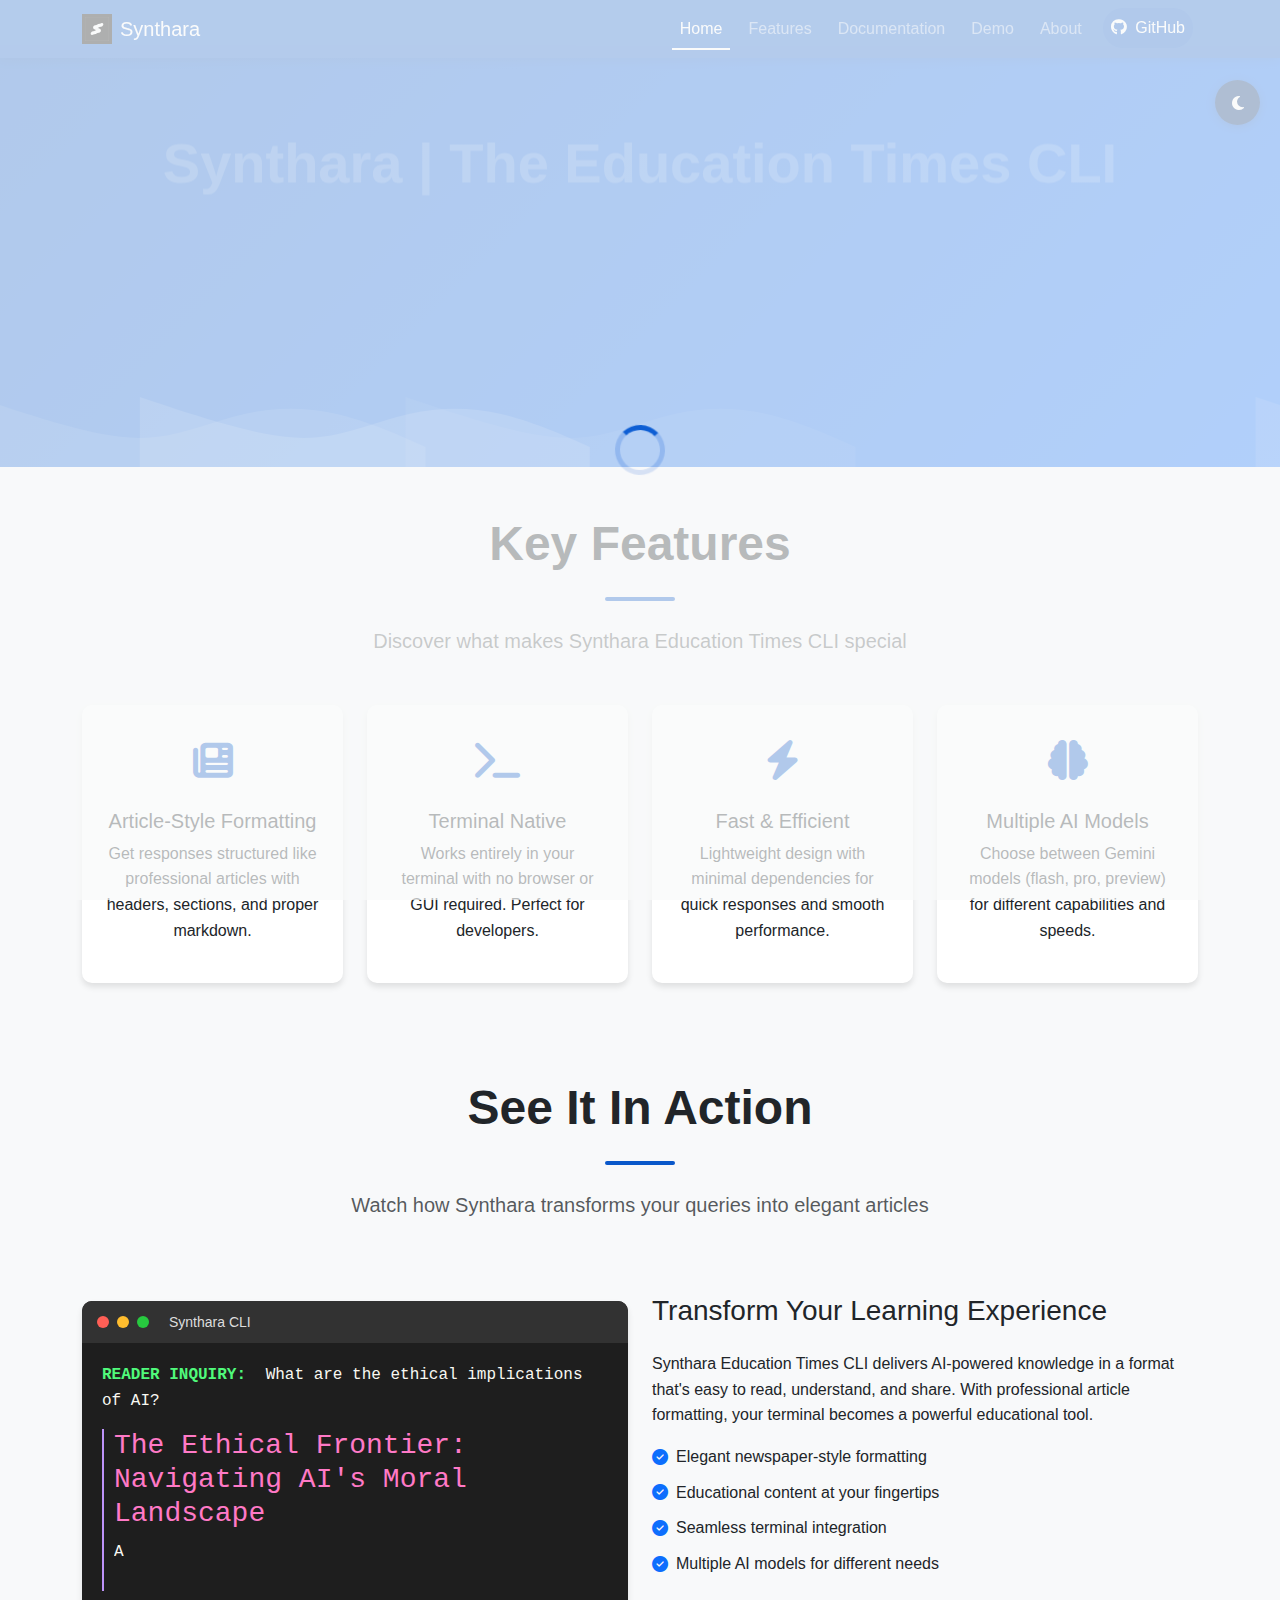
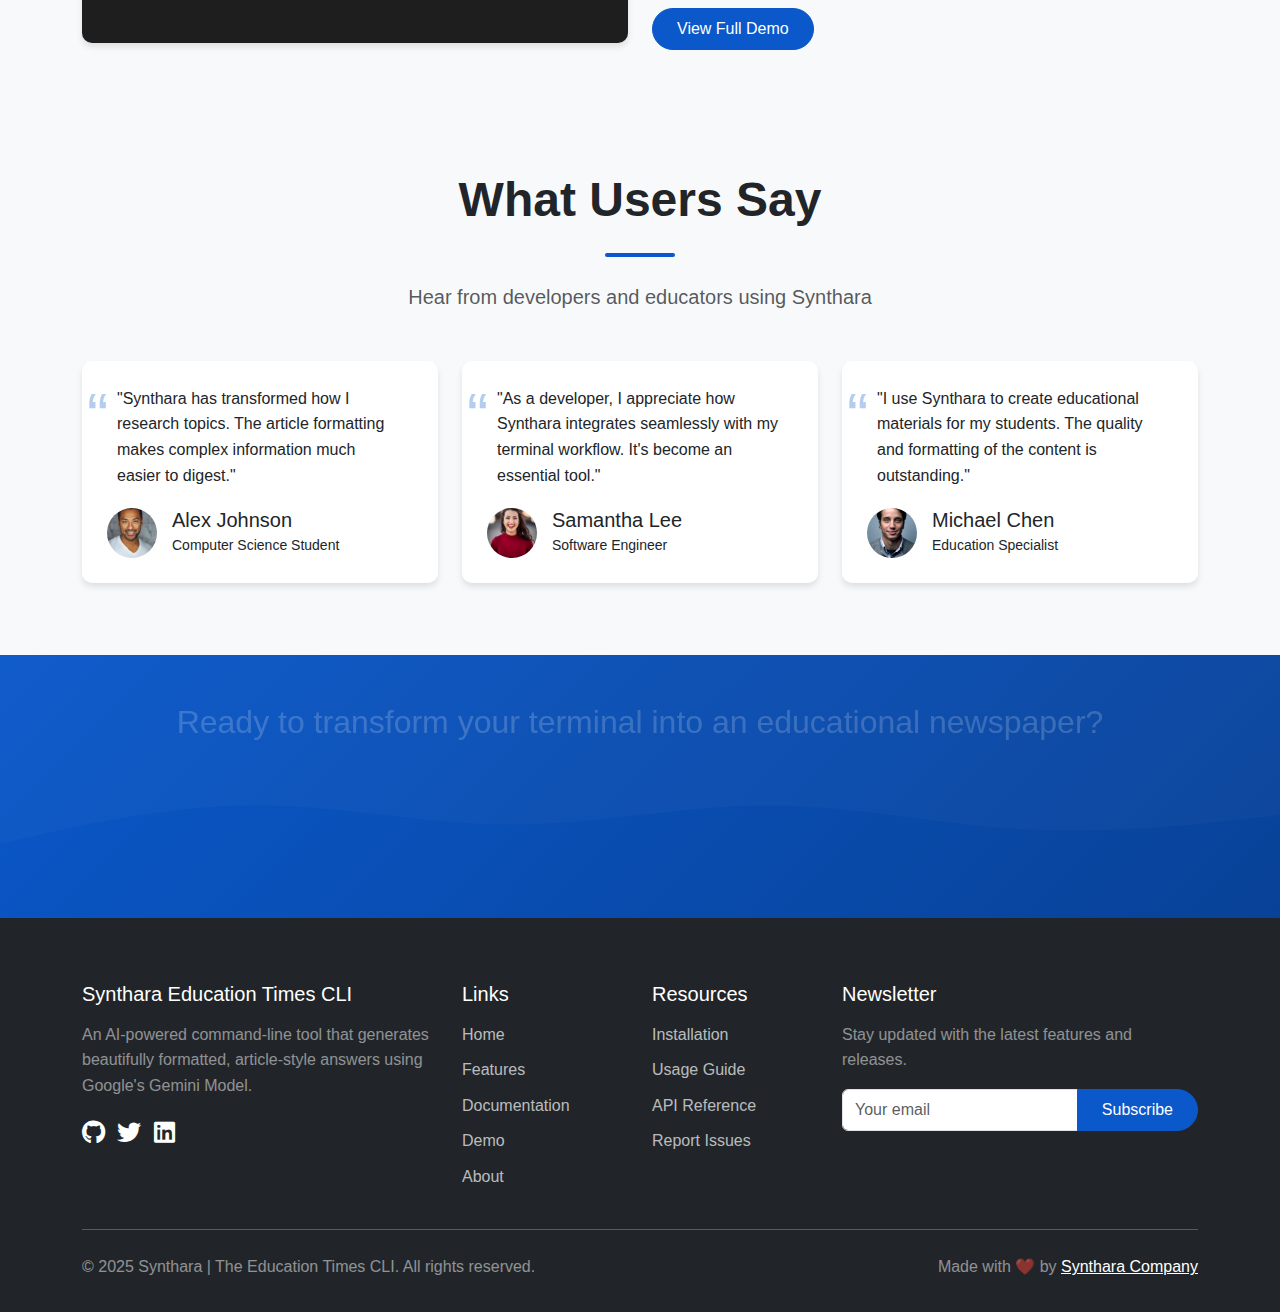
<file: index.html>
<!DOCTYPE html>
<html lang="en">
<head>
    <meta charset="UTF-8">
    <meta name="viewport" content="width=device-width, initial-scale=1.0">
    <title>Redirecting to Synthara | The Education Times CLI</title>
    <meta http-equiv="refresh" content="0;url=https://synthara-company.github.io/synthara-education-cli/docs/">
    <style>
        body {
            font-family: Arial, sans-serif;
            text-align: center;
            padding: 50px;
            background-color: #f5f5f5;
        }
        .container {
            max-width: 600px;
            margin: 0 auto;
            background-color: white;
            padding: 30px;
            border-radius: 10px;
            box-shadow: 0 2px 10px rgba(0,0,0,0.1);
        }
        h1 {
            color: #0a58ca;
        }
        p {
            margin: 20px 0;
        }
        a {
            color: #0a58ca;
            text-decoration: none;
            font-weight: bold;
        }
        a:hover {
            text-decoration: underline;
        }
    </style>
</head>
<body>
    <div class="container">
        <h1>Synthara | The Education Times CLI</h1>
        <p>Redirecting to the project website...</p>
        <p>If you are not redirected automatically, <a href="https://synthara-company.github.io/synthara-education-cli/docs/">click here</a>.</p>
    </div>
</body>
</html>
</file>
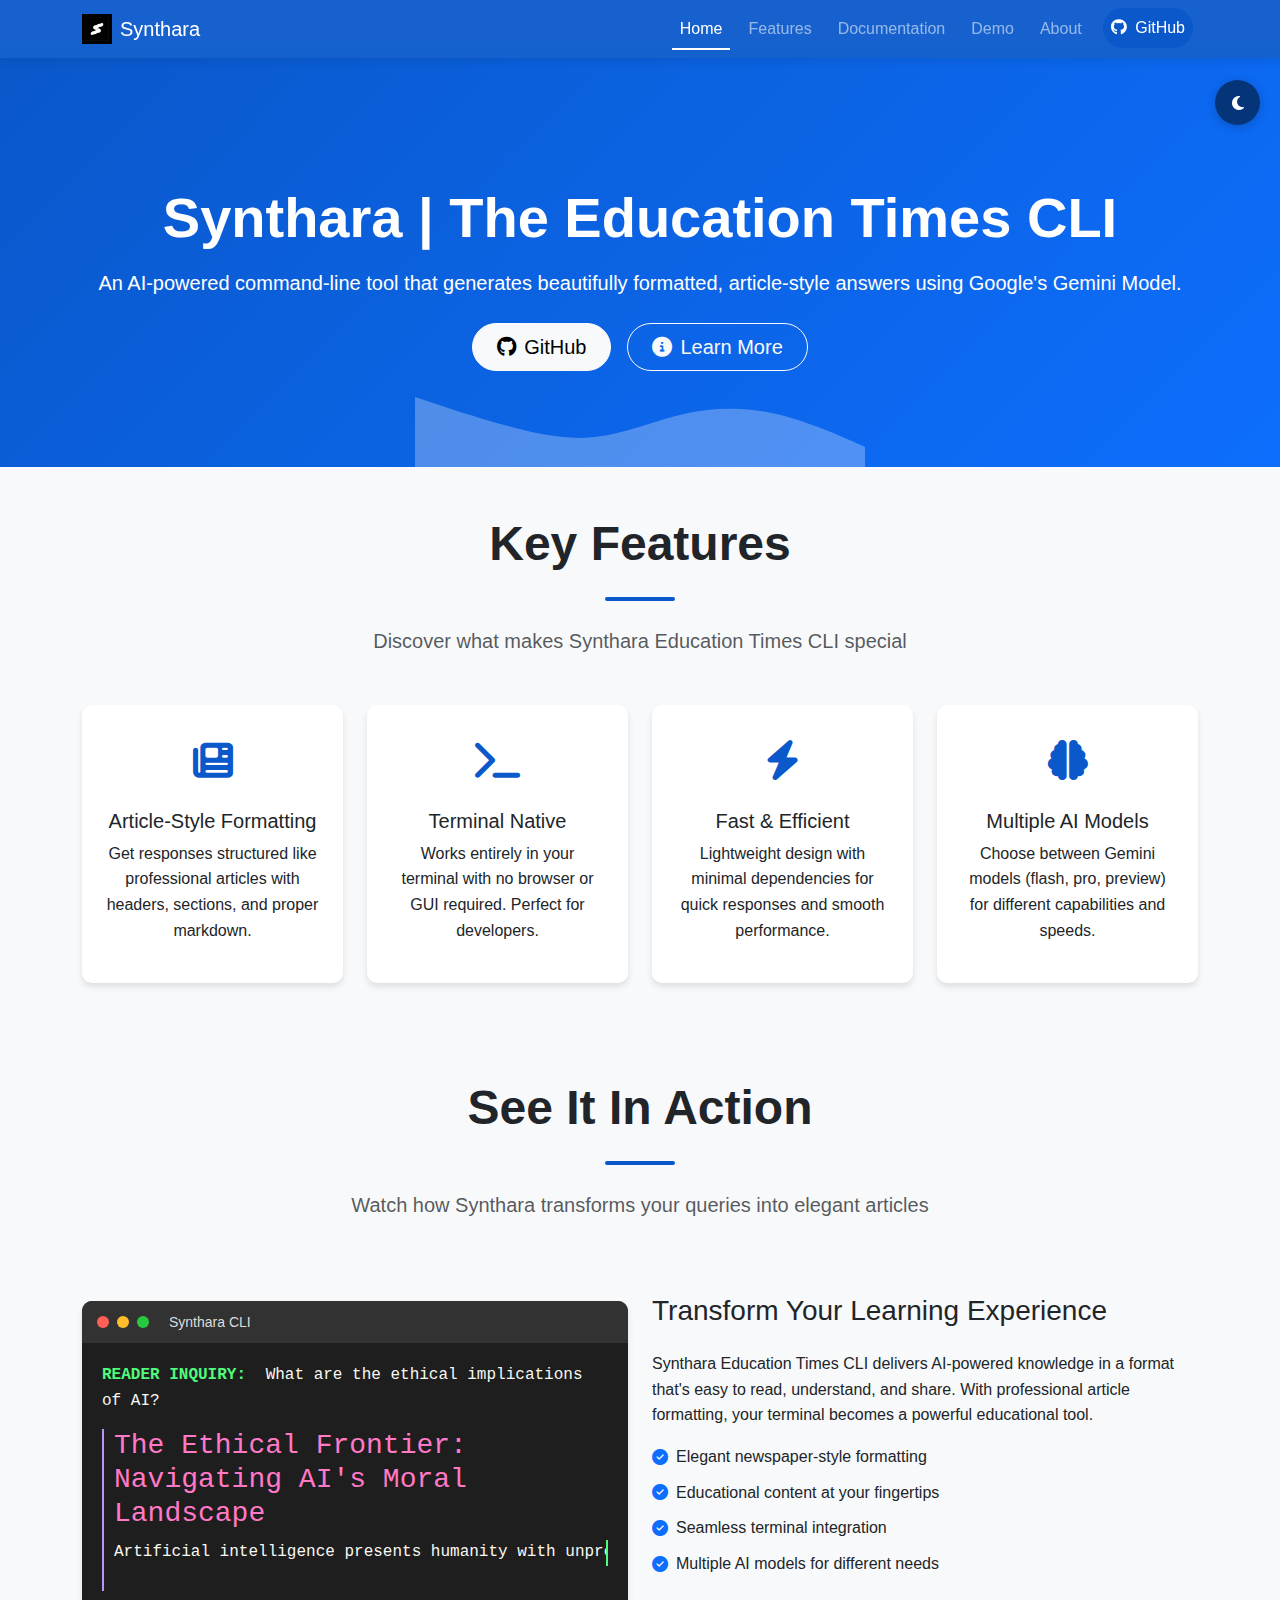
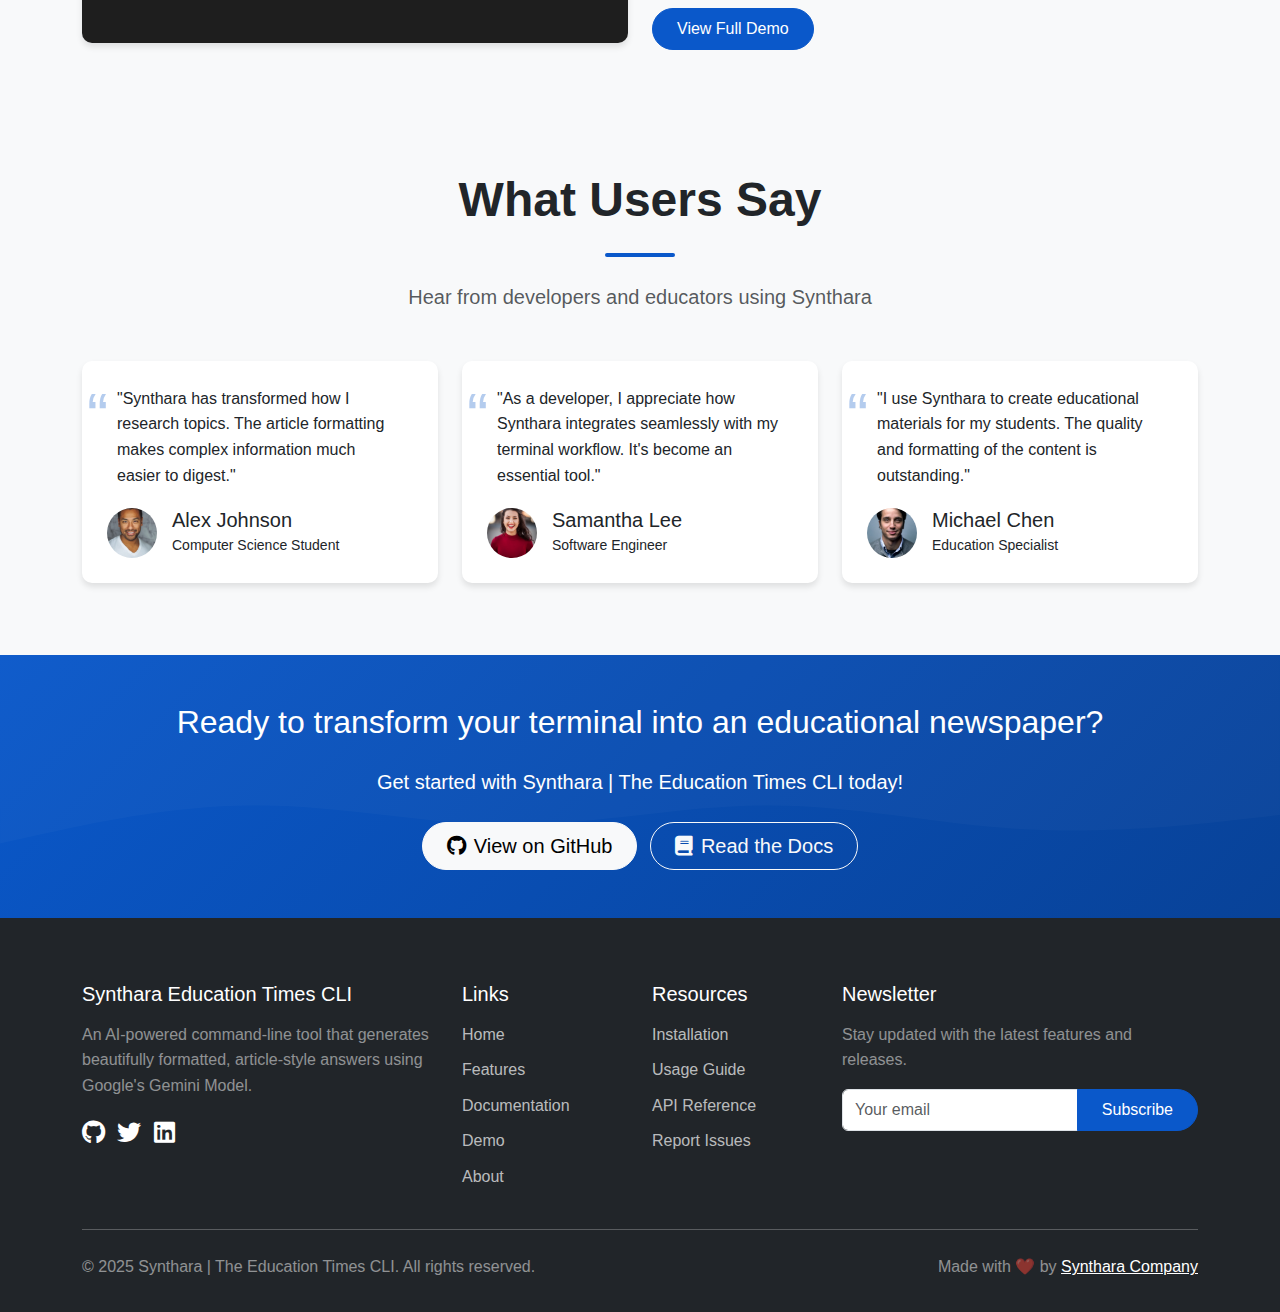
<file: docs/index.html>
<!DOCTYPE html>
<html lang="en">
<head>
    <meta charset="UTF-8">
    <meta name="viewport" content="width=device-width, initial-scale=1.0">
    <meta name="description" content="Synthara | The Education Times CLI - An AI-powered command-line tool that generates beautifully formatted, article-style answers using Google's Gemini Model.">
    <meta name="keywords" content="Synthara, Education Times, CLI, AI, Gemini, article, markdown, newspaper">
    <meta name="author" content="Synthara Company">
    <meta property="og:title" content="Synthara | The Education Times CLI">
    <meta property="og:description" content="An AI-powered command-line tool that generates beautifully formatted, article-style answers using Google's Gemini Model.">
    <meta property="og:type" content="website">
    <meta property="og:url" content="https://synthara-company.github.io/synthara-education-cli/">
    <meta property="og:image" content="assets/images/synthara-og-image.png">
    <title>Synthara | The Education Times CLI</title>
    <link rel="stylesheet" href="https://cdn.jsdelivr.net/npm/bootstrap@5.3.0/dist/css/bootstrap.min.css">
    <link rel="stylesheet" href="https://cdnjs.cloudflare.com/ajax/libs/font-awesome/6.4.0/css/all.min.css">
    <link rel="stylesheet" href="https://cdnjs.cloudflare.com/ajax/libs/animate.css/4.1.1/animate.min.css">
    <link rel="stylesheet" href="styles.css">
    <link rel="icon" type="image/png" href="assets/images/favicon.png">
</head>
<body>
    <!-- Navigation -->
    <nav class="navbar navbar-expand-lg navbar-dark fixed-top">
        <div class="container">
            <a class="navbar-brand d-flex align-items-center" href="index.html">
                <img src="assets/images/synthara-logo.png" alt="Synthara Logo" class="me-2" width="30" height="30">
                <span>Synthara</span>
            </a>
            <button class="navbar-toggler" type="button" data-bs-toggle="collapse" data-bs-target="#navbarNav" aria-controls="navbarNav" aria-expanded="false" aria-label="Toggle navigation">
                <span class="navbar-toggler-icon"></span>
            </button>
            <div class="collapse navbar-collapse" id="navbarNav">
                <ul class="navbar-nav ms-auto">
                    <li class="nav-item">
                        <a class="nav-link active" href="index.html">Home</a>
                    </li>
                    <li class="nav-item">
                        <a class="nav-link" href="features.html">Features</a>
                    </li>
                    <li class="nav-item">
                        <a class="nav-link" href="documentation.html">Documentation</a>
                    </li>
                    <li class="nav-item">
                        <a class="nav-link" href="demo.html">Demo</a>
                    </li>
                    <li class="nav-item">
                        <a class="nav-link" href="about.html">About</a>
                    </li>
                    <li class="nav-item">
                        <a class="nav-link btn btn-primary btn-sm text-white ms-2" href="https://github.com/synthara-company/synthara-education-cli">
                            <i class="fab fa-github me-1"></i> GitHub
                        </a>
                    </li>
                </ul>
            </div>
        </div>
    </nav>

    <!-- Hero Section -->
    <section class="hero">
        <div class="container hero-content text-center">
            <h1 class="display-4 fw-bold mb-3 animate__animated animate__fadeInDown">Synthara | The Education Times CLI</h1>
            <p class="lead mb-4 animate__animated animate__fadeInUp animate__delay-1s">An AI-powered command-line tool that generates beautifully formatted, article-style answers using Google's Gemini Model.</p>
            <div class="d-flex justify-content-center gap-3 animate__animated animate__fadeInUp animate__delay-2s">
                <a href="https://github.com/synthara-company/synthara-education-cli" class="btn btn-light btn-lg px-4">
                    <i class="fab fa-github me-2"></i>GitHub
                </a>
                <a href="#features" class="btn btn-outline-light btn-lg px-4">
                    <i class="fas fa-info-circle me-2"></i>Learn More
                </a>
            </div>
        </div>
        <div class="wave-animation">
            <div class="wave wave1"></div>
            <div class="wave wave2"></div>
            <div class="wave wave3"></div>
        </div>
    </section>

    <!-- Features Section -->
    <section id="features" class="py-5">
        <div class="container">
            <div class="section-header text-center mb-5">
                <h2 class="display-5 fw-bold">Key Features</h2>
                <div class="divider mx-auto"></div>
                <p class="lead text-muted">Discover what makes Synthara Education Times CLI special</p>
            </div>
            <div class="row g-4">
                <div class="col-md-6 col-lg-3" data-aos="fade-up" data-aos-delay="100">
                    <div class="card h-100 p-4 text-center feature-card">
                        <div class="feature-icon">
                            <i class="fas fa-newspaper"></i>
                        </div>
                        <h3 class="h5">Article-Style Formatting</h3>
                        <p>Get responses structured like professional articles with headers, sections, and proper markdown.</p>
                    </div>
                </div>
                <div class="col-md-6 col-lg-3" data-aos="fade-up" data-aos-delay="200">
                    <div class="card h-100 p-4 text-center feature-card">
                        <div class="feature-icon">
                            <i class="fas fa-terminal"></i>
                        </div>
                        <h3 class="h5">Terminal Native</h3>
                        <p>Works entirely in your terminal with no browser or GUI required. Perfect for developers.</p>
                    </div>
                </div>
                <div class="col-md-6 col-lg-3" data-aos="fade-up" data-aos-delay="300">
                    <div class="card h-100 p-4 text-center feature-card">
                        <div class="feature-icon">
                            <i class="fas fa-bolt"></i>
                        </div>
                        <h3 class="h5">Fast & Efficient</h3>
                        <p>Lightweight design with minimal dependencies for quick responses and smooth performance.</p>
                    </div>
                </div>
                <div class="col-md-6 col-lg-3" data-aos="fade-up" data-aos-delay="400">
                    <div class="card h-100 p-4 text-center feature-card">
                        <div class="feature-icon">
                            <i class="fas fa-brain"></i>
                        </div>
                        <h3 class="h5">Multiple AI Models</h3>
                        <p>Choose between Gemini models (flash, pro, preview) for different capabilities and speeds.</p>
                    </div>
                </div>
            </div>
        </div>
    </section>

    <!-- Demo Section -->
    <section id="demo" class="py-5 bg-light">
        <div class="container">
            <div class="section-header text-center mb-5">
                <h2 class="display-5 fw-bold">See It In Action</h2>
                <div class="divider mx-auto"></div>
                <p class="lead text-muted">Watch how Synthara transforms your queries into elegant articles</p>
            </div>
            <div class="row align-items-center">
                <div class="col-lg-6 mb-4 mb-lg-0" data-aos="fade-right">
                    <div class="terminal-window">
                        <div class="terminal-header">
                            <div class="terminal-buttons">
                                <span class="terminal-button red"></span>
                                <span class="terminal-button yellow"></span>
                                <span class="terminal-button green"></span>
                            </div>
                            <div class="terminal-title">Synthara CLI</div>
                        </div>
                        <div class="terminal-body">
                            <div class="terminal-text">
                                <span class="terminal-prompt">READER INQUIRY:</span> What are the ethical implications of AI?
                                <div class="terminal-response">
                                    <h3>The Ethical Frontier: Navigating AI's Moral Landscape</h3>
                                    <p class="typing-animation">Artificial intelligence presents humanity with unprecedented ethical challenges...</p>
                                </div>
                            </div>
                        </div>
                    </div>
                </div>
                <div class="col-lg-6" data-aos="fade-left">
                    <h3 class="mb-4">Transform Your Learning Experience</h3>
                    <p>Synthara Education Times CLI delivers AI-powered knowledge in a format that's easy to read, understand, and share. With professional article formatting, your terminal becomes a powerful educational tool.</p>
                    <ul class="feature-list">
                        <li><i class="fas fa-check-circle text-primary me-2"></i> Elegant newspaper-style formatting</li>
                        <li><i class="fas fa-check-circle text-primary me-2"></i> Educational content at your fingertips</li>
                        <li><i class="fas fa-check-circle text-primary me-2"></i> Seamless terminal integration</li>
                        <li><i class="fas fa-check-circle text-primary me-2"></i> Multiple AI models for different needs</li>
                    </ul>
                    <a href="demo.html" class="btn btn-primary mt-3">View Full Demo</a>
                </div>
            </div>
        </div>
    </section>

    <!-- Testimonials Section -->
    <section id="testimonials" class="py-5">
        <div class="container">
            <div class="section-header text-center mb-5">
                <h2 class="display-5 fw-bold">What Users Say</h2>
                <div class="divider mx-auto"></div>
                <p class="lead text-muted">Hear from developers and educators using Synthara</p>
            </div>
            <div class="row">
                <div class="col-md-4 mb-4" data-aos="fade-up">
                    <div class="testimonial-card">
                        <div class="testimonial-content">
                            <p>"Synthara has transformed how I research topics. The article formatting makes complex information much easier to digest."</p>
                        </div>
                        <div class="testimonial-author">
                            <img src="assets/images/testimonial-1.jpg" alt="User" class="testimonial-avatar">
                            <div>
                                <h5 class="mb-0">Alex Johnson</h5>
                                <small>Computer Science Student</small>
                            </div>
                        </div>
                    </div>
                </div>
                <div class="col-md-4 mb-4" data-aos="fade-up" data-aos-delay="100">
                    <div class="testimonial-card">
                        <div class="testimonial-content">
                            <p>"As a developer, I appreciate how Synthara integrates seamlessly with my terminal workflow. It's become an essential tool."</p>
                        </div>
                        <div class="testimonial-author">
                            <img src="assets/images/testimonial-2.jpg" alt="User" class="testimonial-avatar">
                            <div>
                                <h5 class="mb-0">Samantha Lee</h5>
                                <small>Software Engineer</small>
                            </div>
                        </div>
                    </div>
                </div>
                <div class="col-md-4 mb-4" data-aos="fade-up" data-aos-delay="200">
                    <div class="testimonial-card">
                        <div class="testimonial-content">
                            <p>"I use Synthara to create educational materials for my students. The quality and formatting of the content is outstanding."</p>
                        </div>
                        <div class="testimonial-author">
                            <img src="assets/images/testimonial-3.jpg" alt="User" class="testimonial-avatar">
                            <div>
                                <h5 class="mb-0">Michael Chen</h5>
                                <small>Education Specialist</small>
                            </div>
                        </div>
                    </div>
                </div>
            </div>
        </div>
    </section>

    <!-- CTA Section -->
    <section class="py-5 bg-primary text-white text-center cta-section">
        <div class="container">
            <h2 class="mb-4 animate__animated animate__fadeIn">Ready to transform your terminal into an educational newspaper?</h2>
            <p class="lead mb-4 animate__animated animate__fadeIn animate__delay-1s">Get started with Synthara | The Education Times CLI today!</p>
            <div class="animate__animated animate__fadeIn animate__delay-2s">
                <a href="https://github.com/synthara-company/synthara-education-cli" class="btn btn-light btn-lg px-4 me-2">
                    <i class="fab fa-github me-2"></i>View on GitHub
                </a>
                <a href="documentation.html" class="btn btn-outline-light btn-lg px-4">
                    <i class="fas fa-book me-2"></i>Read the Docs
                </a>
            </div>
        </div>
    </section>

    <!-- Footer -->
    <footer class="footer">
        <div class="container">
            <div class="row">
                <div class="col-lg-4 mb-4 mb-lg-0">
                    <h5 class="text-white mb-3">Synthara Education Times CLI</h5>
                    <p class="text-white-50">An AI-powered command-line tool that generates beautifully formatted, article-style answers using Google's Gemini Model.</p>
                    <div class="social-links mt-3">
                        <a href="https://github.com/synthara-company/synthara-education-cli" class="me-2"><i class="fab fa-github"></i></a>
                        <a href="https://twitter.com/syntharacompany" class="me-2"><i class="fab fa-twitter"></i></a>
                        <a href="https://www.linkedin.com/company/synthara-company/" class="me-2"><i class="fab fa-linkedin"></i></a>
                    </div>
                </div>
                <div class="col-lg-2 col-md-4 mb-4 mb-md-0">
                    <h5 class="text-white mb-3">Links</h5>
                    <ul class="list-unstyled footer-links">
                        <li><a href="index.html">Home</a></li>
                        <li><a href="features.html">Features</a></li>
                        <li><a href="documentation.html">Documentation</a></li>
                        <li><a href="demo.html">Demo</a></li>
                        <li><a href="about.html">About</a></li>
                    </ul>
                </div>
                <div class="col-lg-2 col-md-4 mb-4 mb-md-0">
                    <h5 class="text-white mb-3">Resources</h5>
                    <ul class="list-unstyled footer-links">
                        <li><a href="documentation.html#installation">Installation</a></li>
                        <li><a href="documentation.html#usage">Usage Guide</a></li>
                        <li><a href="documentation.html#api">API Reference</a></li>
                        <li><a href="https://github.com/synthara-company/synthara-education-cli/issues">Report Issues</a></li>
                    </ul>
                </div>
                <div class="col-lg-4 col-md-4">
                    <h5 class="text-white mb-3">Newsletter</h5>
                    <p class="text-white-50">Stay updated with the latest features and releases.</p>
                    <form class="mt-3">
                        <div class="input-group">
                            <input type="email" class="form-control" placeholder="Your email" aria-label="Your email">
                            <button class="btn btn-primary" type="button">Subscribe</button>
                        </div>
                    </form>
                </div>
            </div>
            <hr class="mt-4 mb-4 bg-secondary">
            <div class="row">
                <div class="col-md-6 text-center text-md-start">
                    <p class="mb-0 text-white-50">© 2025 Synthara | The Education Times CLI. All rights reserved.</p>
                </div>
                <div class="col-md-6 text-center text-md-end">
                    <p class="mb-0 text-white-50">Made with ❤️ by <a href="https://github.com/synthara-company" class="text-white">Synthara Company</a></p>
                </div>
            </div>
        </div>
    </footer>

    <!-- Scripts -->
    <script src="https://cdn.jsdelivr.net/npm/bootstrap@5.3.0/dist/js/bootstrap.bundle.min.js"></script>
    <script src="https://cdn.jsdelivr.net/npm/aos@2.3.4/dist/aos.js"></script>
    <script src="script.js"></script>
</body>
</html>
</file>
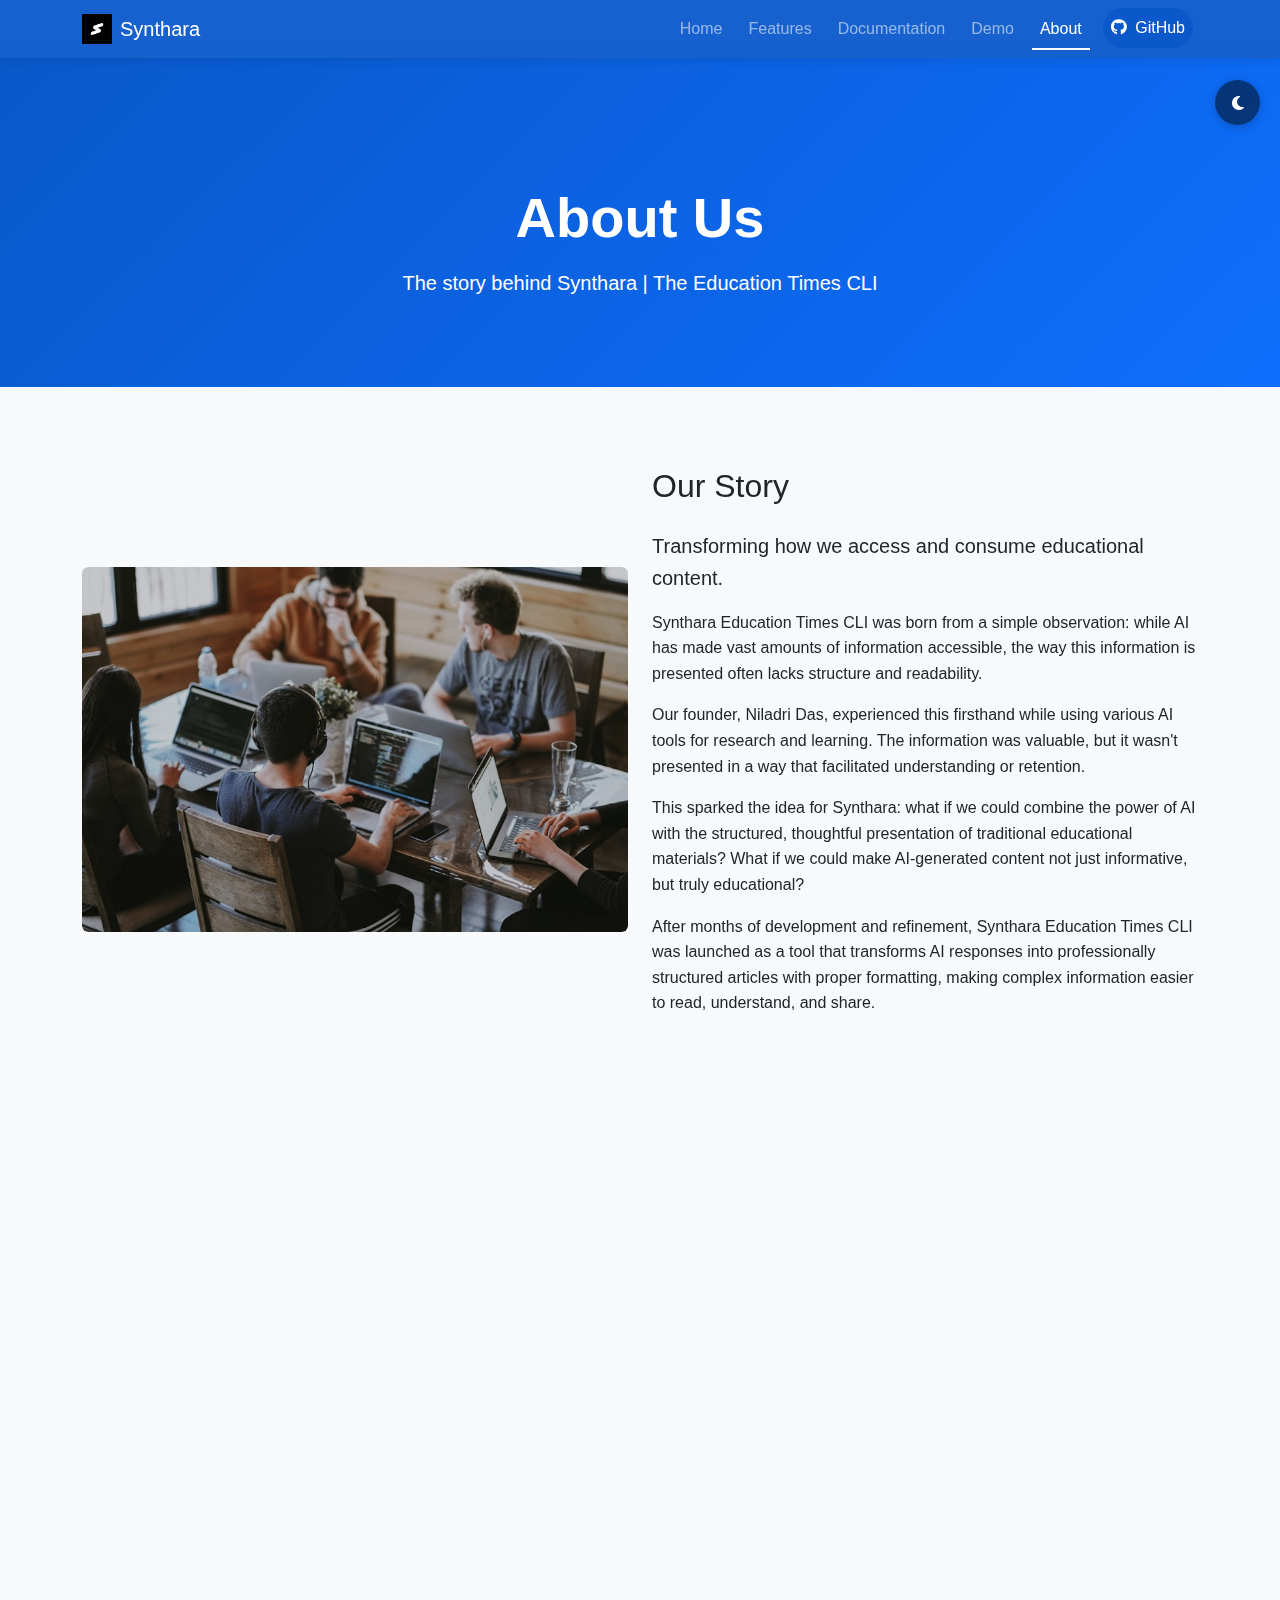
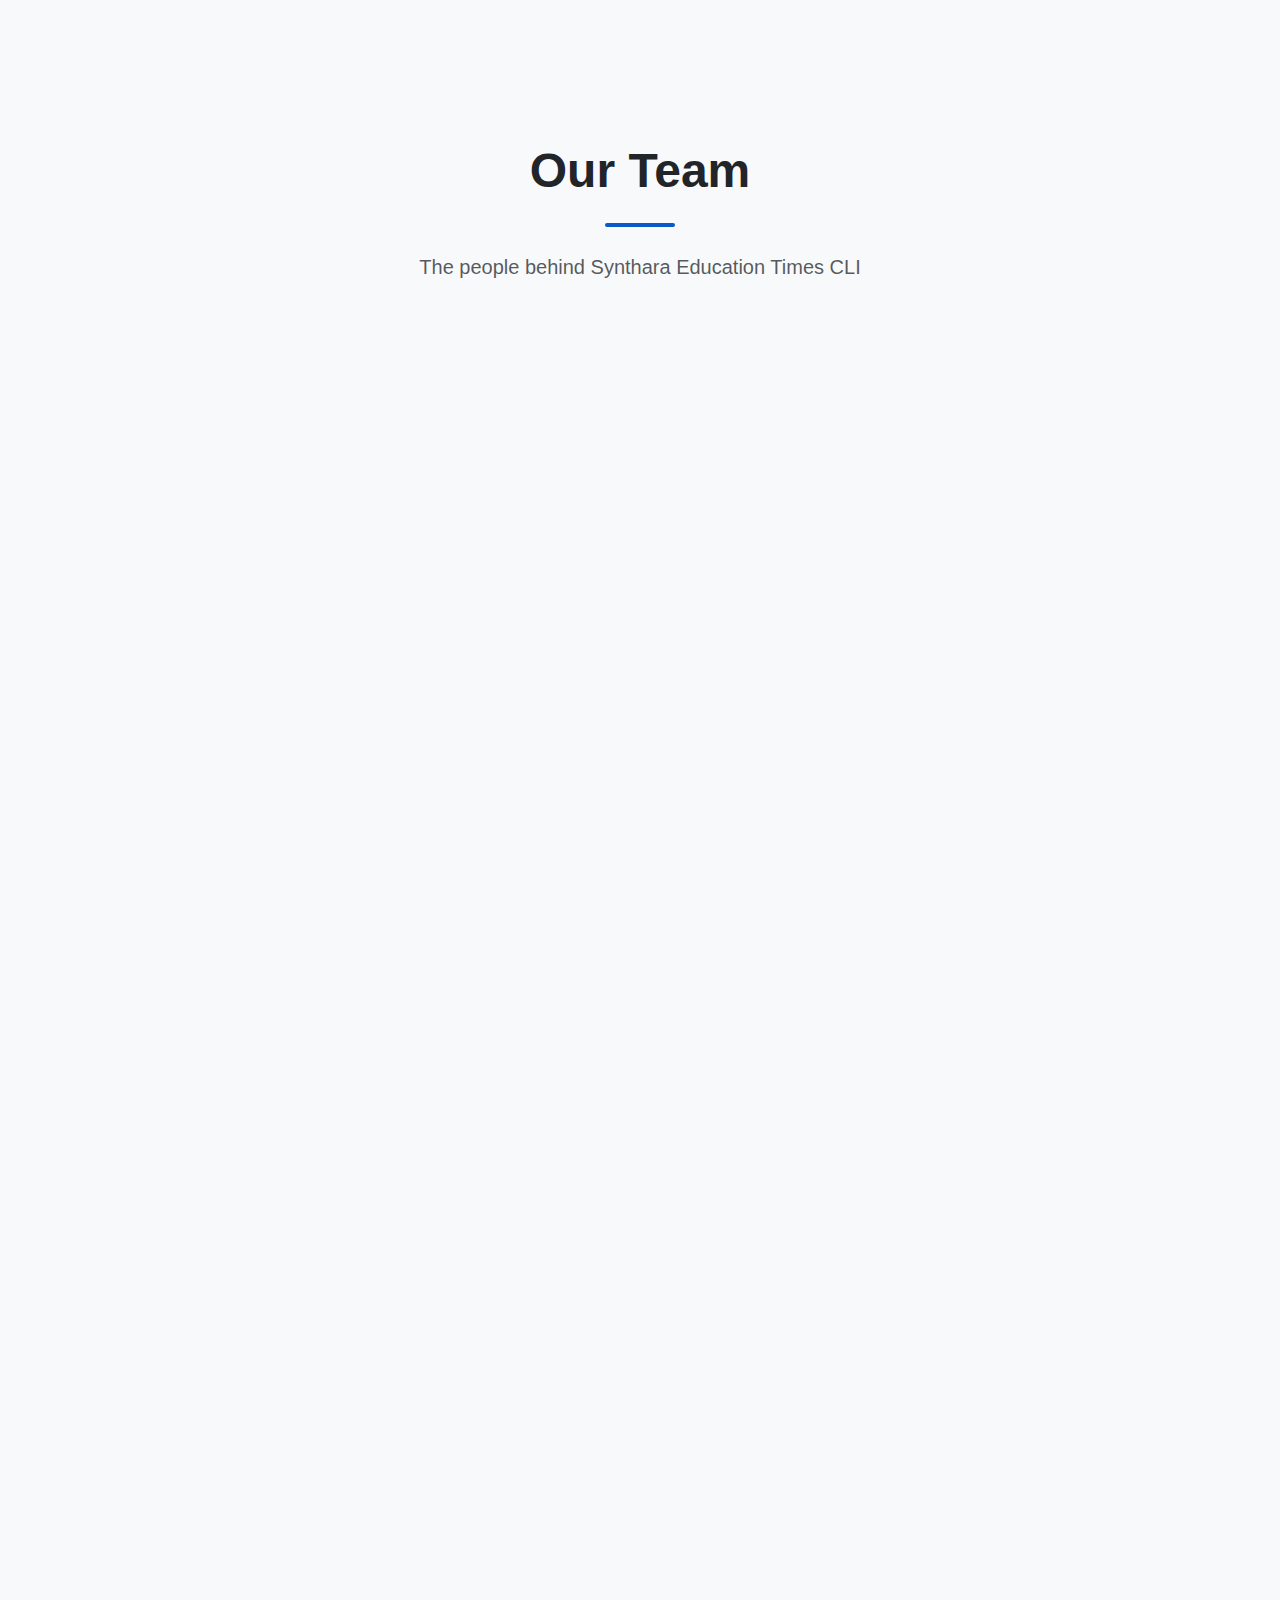
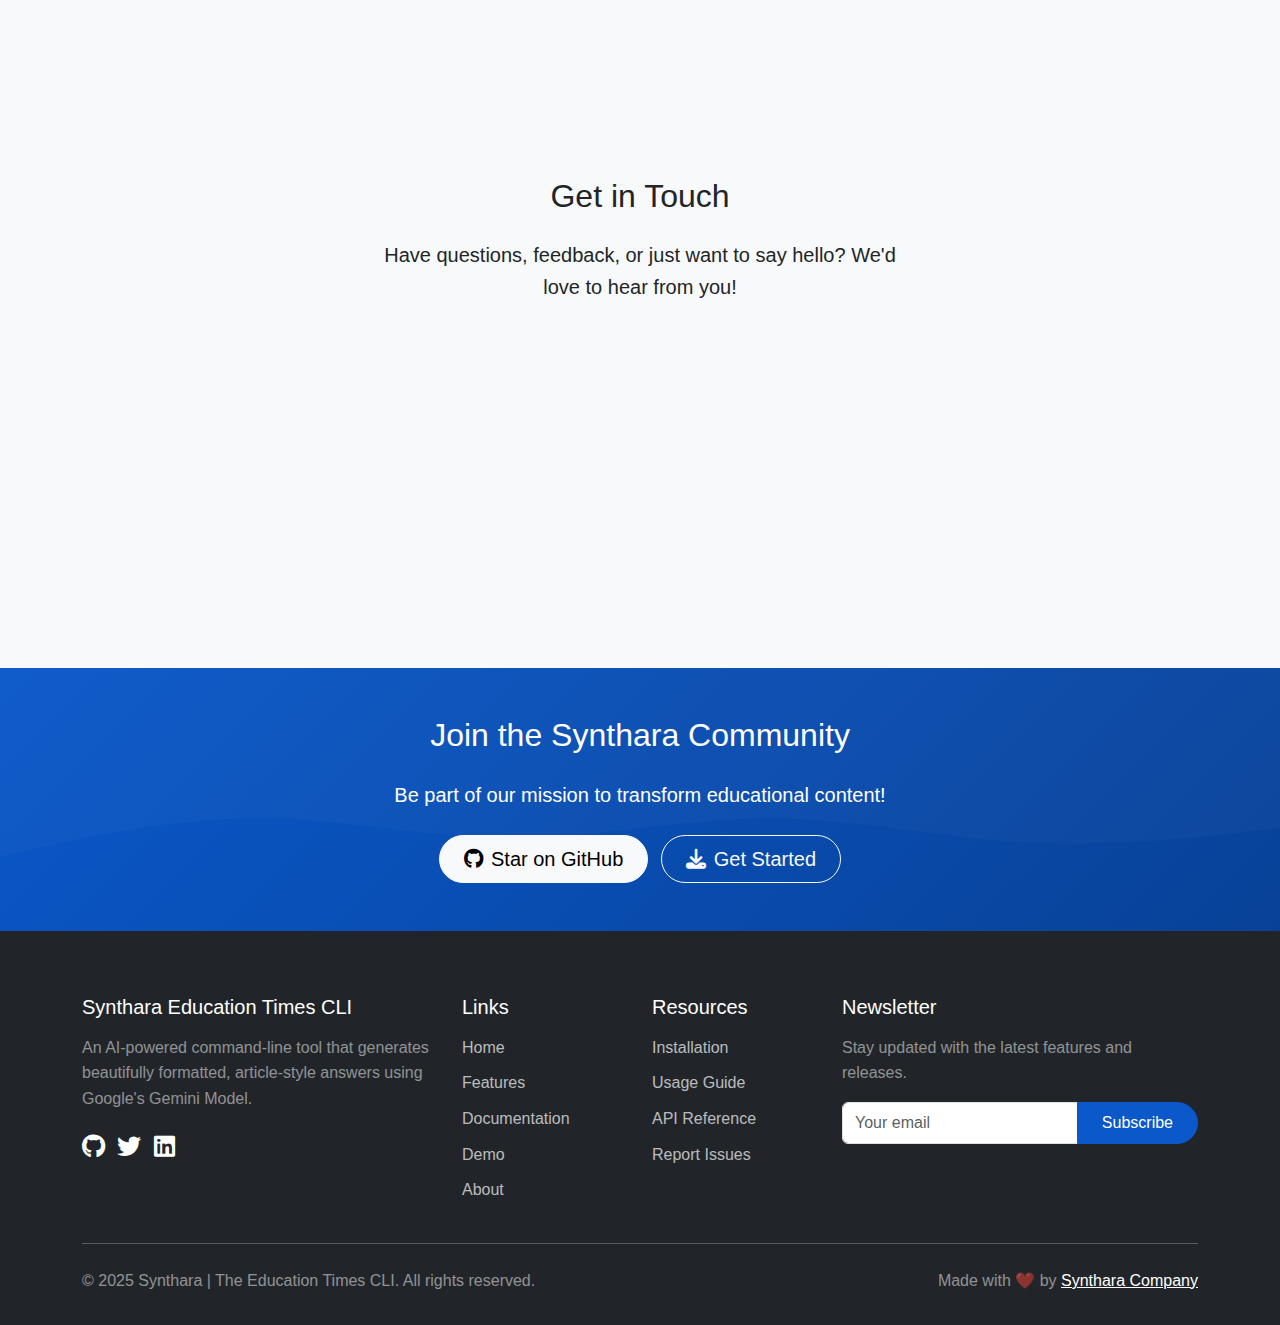
<file: docs/about.html>
<!DOCTYPE html>
<html lang="en">
<head>
    <meta charset="UTF-8">
    <meta name="viewport" content="width=device-width, initial-scale=1.0">
    <meta name="description" content="Learn about Synthara | The Education Times CLI - Our mission, team, and the story behind this AI-powered command-line tool.">
    <meta name="keywords" content="Synthara, Education Times, CLI, AI, Gemini, about, team, mission, story">
    <meta name="author" content="Synthara Company">
    <meta property="og:title" content="About - Synthara | The Education Times CLI">
    <meta property="og:description" content="Learn about Synthara | The Education Times CLI - Our mission, team, and the story behind this AI-powered command-line tool.">
    <meta property="og:type" content="website">
    <meta property="og:url" content="https://synthara-company.github.io/synthara-education-cli/about.html">
    <meta property="og:image" content="assets/images/synthara-og-image.png">
    <title>About - Synthara | The Education Times CLI</title>
    <link rel="stylesheet" href="https://cdn.jsdelivr.net/npm/bootstrap@5.3.0/dist/css/bootstrap.min.css">
    <link rel="stylesheet" href="https://cdnjs.cloudflare.com/ajax/libs/font-awesome/6.4.0/css/all.min.css">
    <link rel="stylesheet" href="https://cdnjs.cloudflare.com/ajax/libs/animate.css/4.1.1/animate.min.css">
    <link rel="stylesheet" href="https://cdn.jsdelivr.net/npm/aos@2.3.4/dist/aos.css">
    <link rel="stylesheet" href="styles.css">
    <link rel="icon" type="image/png" href="assets/images/favicon.png">
</head>
<body>
    <!-- Navigation -->
    <nav class="navbar navbar-expand-lg navbar-dark fixed-top">
        <div class="container">
            <a class="navbar-brand d-flex align-items-center" href="index.html">
                <img src="assets/images/synthara-logo.png" alt="Synthara Logo" class="me-2" width="30" height="30">
                <span>Synthara</span>
            </a>
            <button class="navbar-toggler" type="button" data-bs-toggle="collapse" data-bs-target="#navbarNav" aria-controls="navbarNav" aria-expanded="false" aria-label="Toggle navigation">
                <span class="navbar-toggler-icon"></span>
            </button>
            <div class="collapse navbar-collapse" id="navbarNav">
                <ul class="navbar-nav ms-auto">
                    <li class="nav-item">
                        <a class="nav-link" href="index.html">Home</a>
                    </li>
                    <li class="nav-item">
                        <a class="nav-link" href="features.html">Features</a>
                    </li>
                    <li class="nav-item">
                        <a class="nav-link" href="documentation.html">Documentation</a>
                    </li>
                    <li class="nav-item">
                        <a class="nav-link" href="demo.html">Demo</a>
                    </li>
                    <li class="nav-item">
                        <a class="nav-link active" href="about.html">About</a>
                    </li>
                    <li class="nav-item">
                        <a class="nav-link btn btn-primary btn-sm text-white ms-2" href="https://github.com/synthara-company/synthara-education-cli">
                            <i class="fab fa-github me-1"></i> GitHub
                        </a>
                    </li>
                </ul>
            </div>
        </div>
    </nav>

    <!-- Page Header -->
    <header class="page-header">
        <div class="container text-center">
            <h1 class="display-4 fw-bold mb-3 animate__animated animate__fadeInDown">About Us</h1>
            <p class="lead mb-4 animate__animated animate__fadeInUp animate__delay-1s">The story behind Synthara | The Education Times CLI</p>
        </div>
    </header>

    <!-- Our Story Section -->
    <section class="py-5">
        <div class="container">
            <div class="row align-items-center">
                <div class="col-lg-6 mb-4 mb-lg-0" data-aos="fade-right">
                    <div class="img-hover-zoom rounded">
                        <img src="assets/images/about-story.jpg" alt="Our Story" class="img-fluid rounded shadow">
                    </div>
                </div>
                <div class="col-lg-6" data-aos="fade-left">
                    <h2 class="mb-4">Our Story</h2>
                    <p class="lead">Transforming how we access and consume educational content.</p>
                    <p>Synthara Education Times CLI was born from a simple observation: while AI has made vast amounts of information accessible, the way this information is presented often lacks structure and readability.</p>
                    <p>Our founder, Niladri Das, experienced this firsthand while using various AI tools for research and learning. The information was valuable, but it wasn't presented in a way that facilitated understanding or retention.</p>
                    <p>This sparked the idea for Synthara: what if we could combine the power of AI with the structured, thoughtful presentation of traditional educational materials? What if we could make AI-generated content not just informative, but truly educational?</p>
                    <p>After months of development and refinement, Synthara Education Times CLI was launched as a tool that transforms AI responses into professionally structured articles with proper formatting, making complex information easier to read, understand, and share.</p>
                </div>
            </div>
        </div>
    </section>

    <!-- Our Mission Section -->
    <section class="py-5 bg-light">
        <div class="container">
            <div class="row align-items-center flex-lg-row-reverse">
                <div class="col-lg-6 mb-4 mb-lg-0" data-aos="fade-left">
                    <div class="img-hover-zoom rounded">
                        <img src="assets/images/about-mission.jpg" alt="Our Mission" class="img-fluid rounded shadow">
                    </div>
                </div>
                <div class="col-lg-6" data-aos="fade-right">
                    <h2 class="mb-4">Our Mission</h2>
                    <p class="lead">Making knowledge more accessible and understandable for everyone.</p>
                    <p>At Synthara, we believe that access to information is just the first step. True education requires information to be presented in a way that facilitates understanding, critical thinking, and retention.</p>
                    <p>Our mission is to bridge the gap between raw information and educational content by leveraging AI to generate well-structured, article-style responses that make complex topics more approachable.</p>
                    <p>We're committed to:</p>
                    <ul class="feature-list">
                        <li><i class="fas fa-check-circle text-primary me-2"></i> Making educational content more accessible</li>
                        <li><i class="fas fa-check-circle text-primary me-2"></i> Improving how information is presented and consumed</li>
                        <li><i class="fas fa-check-circle text-primary me-2"></i> Empowering learners, educators, and researchers</li>
                        <li><i class="fas fa-check-circle text-primary me-2"></i> Creating tools that enhance the educational experience</li>
                    </ul>
                </div>
            </div>
        </div>
    </section>

    <!-- Our Team Section -->
    <section class="py-5">
        <div class="container">
            <div class="section-header text-center mb-5">
                <h2 class="display-5 fw-bold">Our Team</h2>
                <div class="divider mx-auto"></div>
                <p class="lead text-muted">The people behind Synthara Education Times CLI</p>
            </div>
            <div class="row g-4">
                <div class="col-md-4" data-aos="fade-up">
                    <div class="card team-card h-100">
                        <div class="img-hover-zoom">
                            <img src="assets/images/team-niladri.jpg" class="card-img-top" alt="Niladri Das">
                        </div>
                        <div class="card-body text-center">
                            <h3 class="card-title h5">Niladri Das</h3>
                            <p class="card-subtitle mb-2 text-muted">Founder & Lead Developer</p>
                            <p class="card-text">Passionate about education and technology, Niladri created Synthara to make AI-generated content more educational and accessible.</p>
                            <div class="social-links mt-3">
                                <a href="https://github.com/bniladridas" class="me-2"><i class="fab fa-github"></i></a>
                                <a href="https://www.linkedin.com/company/synthara-company/" class="me-2"><i class="fab fa-linkedin"></i></a>
                                <a href="https://twitter.com/niladridas" class="me-2"><i class="fab fa-twitter"></i></a>
                            </div>
                        </div>
                    </div>
                </div>
                <div class="col-md-4" data-aos="fade-up" data-aos-delay="100">
                    <div class="card team-card h-100">
                        <div class="img-hover-zoom">
                            <img src="assets/images/team-alex.jpg" class="card-img-top" alt="Alex Chen">
                        </div>
                        <div class="card-body text-center">
                            <h3 class="card-title h5">Alex Chen</h3>
                            <p class="card-subtitle mb-2 text-muted">UX Designer</p>
                            <p class="card-text">With a background in educational technology, Alex focuses on making Synthara intuitive and accessible for users of all technical levels.</p>
                            <div class="social-links mt-3">
                                <a href="#" class="me-2"><i class="fab fa-github"></i></a>
                                <a href="#" class="me-2"><i class="fab fa-linkedin"></i></a>
                                <a href="#" class="me-2"><i class="fab fa-twitter"></i></a>
                            </div>
                        </div>
                    </div>
                </div>
                <div class="col-md-4" data-aos="fade-up" data-aos-delay="200">
                    <div class="card team-card h-100">
                        <div class="img-hover-zoom">
                            <img src="assets/images/team-sarah.jpg" class="card-img-top" alt="Sarah Johnson">
                        </div>
                        <div class="card-body text-center">
                            <h3 class="card-title h5">Sarah Johnson</h3>
                            <p class="card-subtitle mb-2 text-muted">Education Specialist</p>
                            <p class="card-text">With a PhD in Education, Sarah ensures that Synthara's output meets high educational standards and truly enhances learning.</p>
                            <div class="social-links mt-3">
                                <a href="#" class="me-2"><i class="fab fa-github"></i></a>
                                <a href="#" class="me-2"><i class="fab fa-linkedin"></i></a>
                                <a href="#" class="me-2"><i class="fab fa-twitter"></i></a>
                            </div>
                        </div>
                    </div>
                </div>
            </div>
        </div>
    </section>

    <!-- Open Source Section -->
    <section class="py-5 bg-light">
        <div class="container">
            <div class="row align-items-center">
                <div class="col-lg-6 mb-4 mb-lg-0" data-aos="fade-right">
                    <h2 class="mb-4">Open Source & Community</h2>
                    <p class="lead">Synthara is built with and for the community.</p>
                    <p>We believe in the power of open source and community collaboration. Synthara Education Times CLI is open source under the MIT license, and we welcome contributions from developers, educators, and users of all backgrounds.</p>
                    <p>Our community helps us improve Synthara by:</p>
                    <ul class="feature-list">
                        <li><i class="fas fa-check-circle text-primary me-2"></i> Reporting bugs and suggesting features</li>
                        <li><i class="fas fa-check-circle text-primary me-2"></i> Contributing code improvements</li>
                        <li><i class="fas fa-check-circle text-primary me-2"></i> Sharing educational use cases and feedback</li>
                        <li><i class="fas fa-check-circle text-primary me-2"></i> Helping others through documentation and support</li>
                    </ul>
                    <a href="https://github.com/synthara-company/synthara-education-cli" class="btn btn-primary mt-3">
                        <i class="fab fa-github me-2"></i>Join Us on GitHub
                    </a>
                </div>
                <div class="col-lg-6" data-aos="fade-left">
                    <div class="github-card">
                        <div class="github-card-header">
                            <i class="fab fa-github me-2"></i>
                            <span>synthara-company/synthara-education-cli</span>
                        </div>
                        <div class="github-card-body">
                            <div class="github-stats">
                                <div class="github-stat">
                                    <i class="fas fa-star"></i>
                                    <span>Stars</span>
                                    <strong>245</strong>
                                </div>
                                <div class="github-stat">
                                    <i class="fas fa-code-branch"></i>
                                    <span>Forks</span>
                                    <strong>87</strong>
                                </div>
                                <div class="github-stat">
                                    <i class="fas fa-users"></i>
                                    <span>Contributors</span>
                                    <strong>23</strong>
                                </div>
                            </div>
                            <div class="github-activity">
                                <div class="activity-item">
                                    <i class="fas fa-code-commit"></i>
                                    <span>Latest commit: <strong>2 days ago</strong></span>
                                </div>
                                <div class="activity-item">
                                    <i class="fas fa-code-pull-request"></i>
                                    <span>Open pull requests: <strong>7</strong></span>
                                </div>
                                <div class="activity-item">
                                    <i class="fas fa-exclamation-circle"></i>
                                    <span>Open issues: <strong>12</strong></span>
                                </div>
                            </div>
                        </div>
                    </div>
                </div>
            </div>
        </div>
    </section>

    <!-- Contact Section -->
    <section class="py-5">
        <div class="container">
            <div class="row">
                <div class="col-lg-6 mx-auto text-center">
                    <h2 class="mb-4">Get in Touch</h2>
                    <p class="lead mb-5">Have questions, feedback, or just want to say hello? We'd love to hear from you!</p>
                </div>
            </div>
            <div class="row g-4">
                <div class="col-md-4" data-aos="fade-up">
                    <div class="card contact-card h-100 text-center">
                        <div class="card-body">
                            <div class="contact-icon mb-3">
                                <i class="fas fa-envelope"></i>
                            </div>
                            <h3 class="card-title h5">Email Us</h3>
                            <p class="card-text">For general inquiries, support, or feedback.</p>
                            <a href="mailto:info@synthara.company" class="btn btn-outline-primary mt-3">info@synthara.company</a>
                        </div>
                    </div>
                </div>
                <div class="col-md-4" data-aos="fade-up" data-aos-delay="100">
                    <div class="card contact-card h-100 text-center">
                        <div class="card-body">
                            <div class="contact-icon mb-3">
                                <i class="fab fa-github"></i>
                            </div>
                            <h3 class="card-title h5">GitHub Issues</h3>
                            <p class="card-text">For bug reports, feature requests, or code contributions.</p>
                            <a href="https://github.com/synthara-company/synthara-education-cli/issues" class="btn btn-outline-primary mt-3">Open an Issue</a>
                        </div>
                    </div>
                </div>
                <div class="col-md-4" data-aos="fade-up" data-aos-delay="200">
                    <div class="card contact-card h-100 text-center">
                        <div class="card-body">
                            <div class="contact-icon mb-3">
                                <i class="fab fa-twitter"></i>
                            </div>
                            <h3 class="card-title h5">Twitter</h3>
                            <p class="card-text">For quick questions, updates, and community discussions.</p>
                            <a href="https://twitter.com/syntharacompany" class="btn btn-outline-primary mt-3">@syntharacompany</a>
                        </div>
                    </div>
                </div>
            </div>
        </div>
    </section>

    <!-- CTA Section -->
    <section class="py-5 bg-primary text-white text-center cta-section">
        <div class="container">
            <h2 class="mb-4 animate__animated animate__fadeIn">Join the Synthara Community</h2>
            <p class="lead mb-4 animate__animated animate__fadeIn animate__delay-1s">Be part of our mission to transform educational content!</p>
            <div class="animate__animated animate__fadeIn animate__delay-2s">
                <a href="https://github.com/synthara-company/synthara-education-cli" class="btn btn-light btn-lg px-4 me-2">
                    <i class="fab fa-github me-2"></i>Star on GitHub
                </a>
                <a href="documentation.html#installation" class="btn btn-outline-light btn-lg px-4">
                    <i class="fas fa-download me-2"></i>Get Started
                </a>
            </div>
        </div>
    </section>

    <!-- Footer -->
    <footer class="footer">
        <div class="container">
            <div class="row">
                <div class="col-lg-4 mb-4 mb-lg-0">
                    <h5 class="text-white mb-3">Synthara Education Times CLI</h5>
                    <p class="text-white-50">An AI-powered command-line tool that generates beautifully formatted, article-style answers using Google's Gemini Model.</p>
                    <div class="social-links mt-3">
                        <a href="https://github.com/synthara-company/synthara-education-cli" class="me-2"><i class="fab fa-github"></i></a>
                        <a href="https://twitter.com/syntharacompany" class="me-2"><i class="fab fa-twitter"></i></a>
                        <a href="https://www.linkedin.com/company/synthara-company/" class="me-2"><i class="fab fa-linkedin"></i></a>
                    </div>
                </div>
                <div class="col-lg-2 col-md-4 mb-4 mb-md-0">
                    <h5 class="text-white mb-3">Links</h5>
                    <ul class="list-unstyled footer-links">
                        <li><a href="index.html">Home</a></li>
                        <li><a href="features.html">Features</a></li>
                        <li><a href="documentation.html">Documentation</a></li>
                        <li><a href="demo.html">Demo</a></li>
                        <li><a href="about.html">About</a></li>
                    </ul>
                </div>
                <div class="col-lg-2 col-md-4 mb-4 mb-md-0">
                    <h5 class="text-white mb-3">Resources</h5>
                    <ul class="list-unstyled footer-links">
                        <li><a href="documentation.html#installation">Installation</a></li>
                        <li><a href="documentation.html#usage">Usage Guide</a></li>
                        <li><a href="documentation.html#api">API Reference</a></li>
                        <li><a href="https://github.com/synthara-company/synthara-education-cli/issues">Report Issues</a></li>
                    </ul>
                </div>
                <div class="col-lg-4 col-md-4">
                    <h5 class="text-white mb-3">Newsletter</h5>
                    <p class="text-white-50">Stay updated with the latest features and releases.</p>
                    <form class="mt-3">
                        <div class="input-group">
                            <input type="email" class="form-control" placeholder="Your email" aria-label="Your email">
                            <button class="btn btn-primary" type="button">Subscribe</button>
                        </div>
                    </form>
                </div>
            </div>
            <hr class="mt-4 mb-4 bg-secondary">
            <div class="row">
                <div class="col-md-6 text-center text-md-start">
                    <p class="mb-0 text-white-50">© 2025 Synthara | The Education Times CLI. All rights reserved.</p>
                </div>
                <div class="col-md-6 text-center text-md-end">
                    <p class="mb-0 text-white-50">Made with ❤️ by <a href="https://github.com/synthara-company" class="text-white">Synthara Company</a></p>
                </div>
            </div>
        </div>
    </footer>

    <!-- Scripts -->
    <script src="https://cdn.jsdelivr.net/npm/bootstrap@5.3.0/dist/js/bootstrap.bundle.min.js"></script>
    <script src="https://cdn.jsdelivr.net/npm/aos@2.3.4/dist/aos.js"></script>
    <script src="script.js"></script>
</body>
</html>
</file>
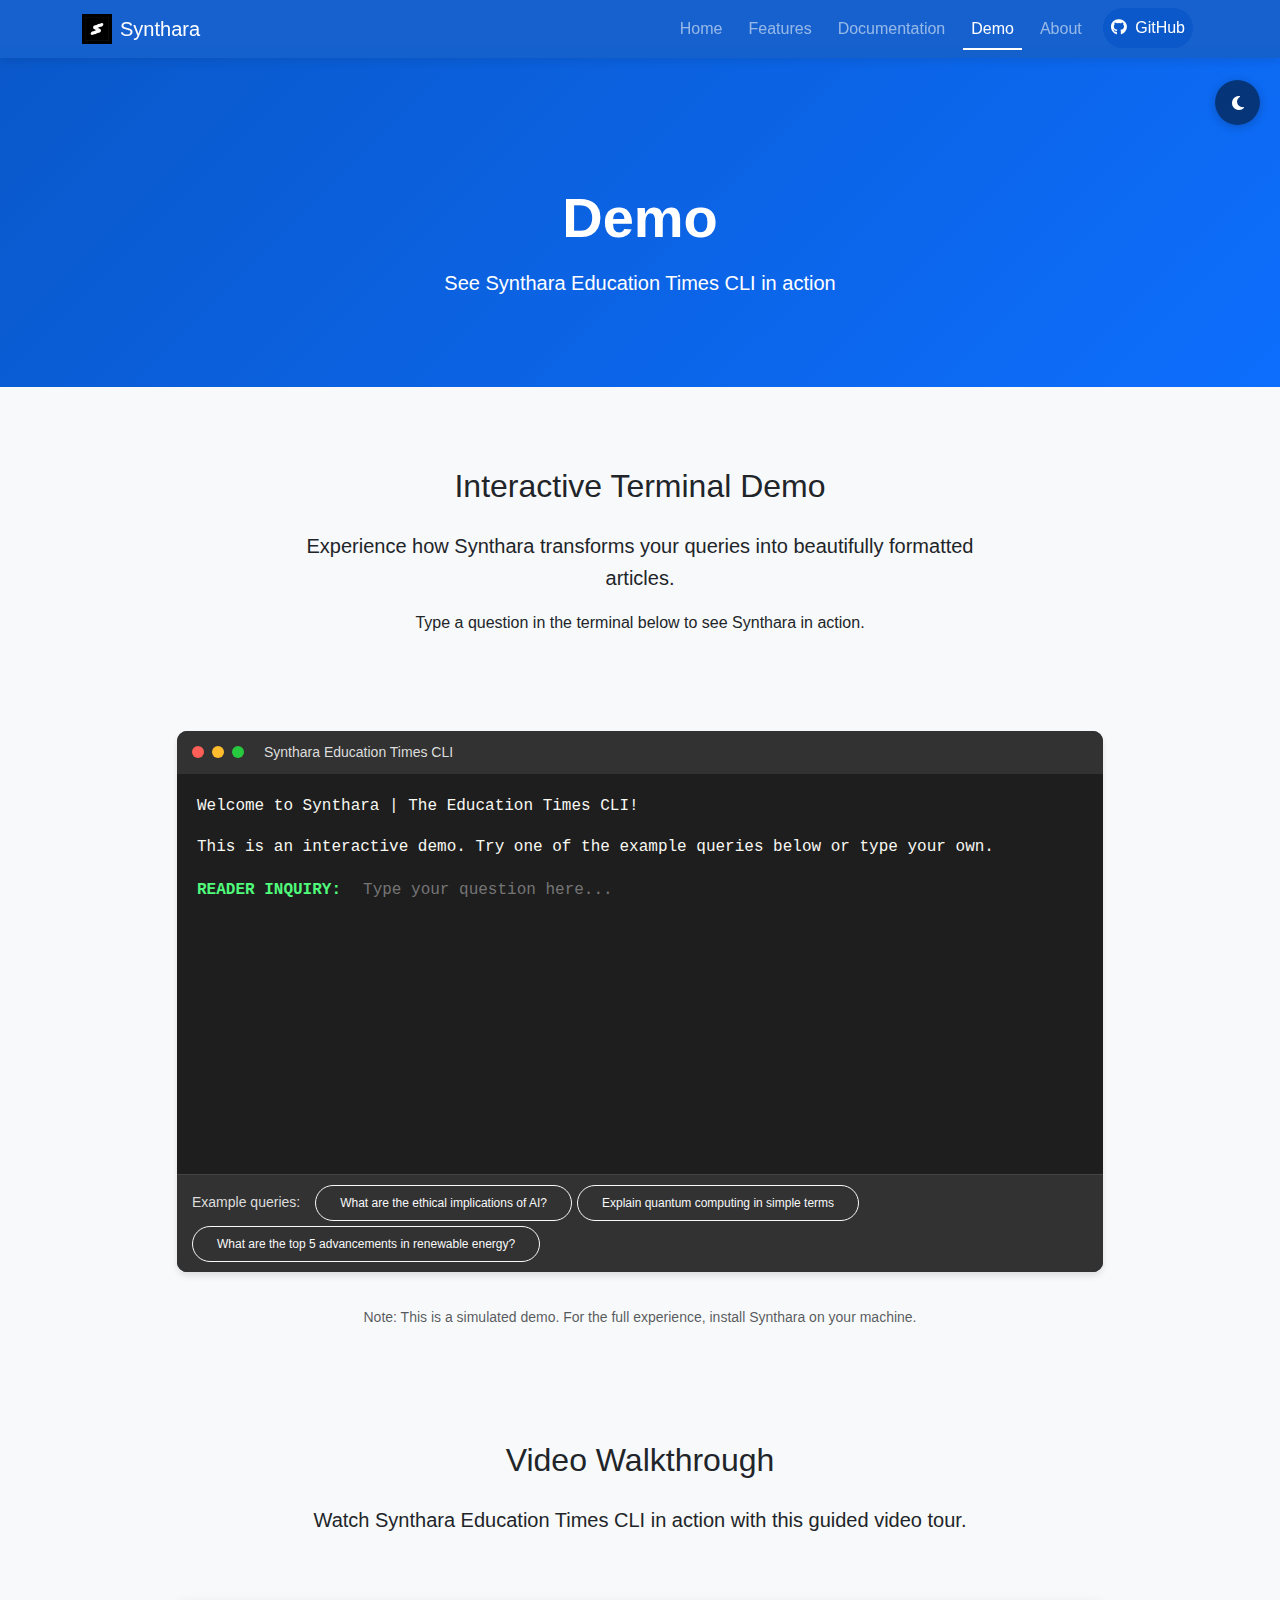
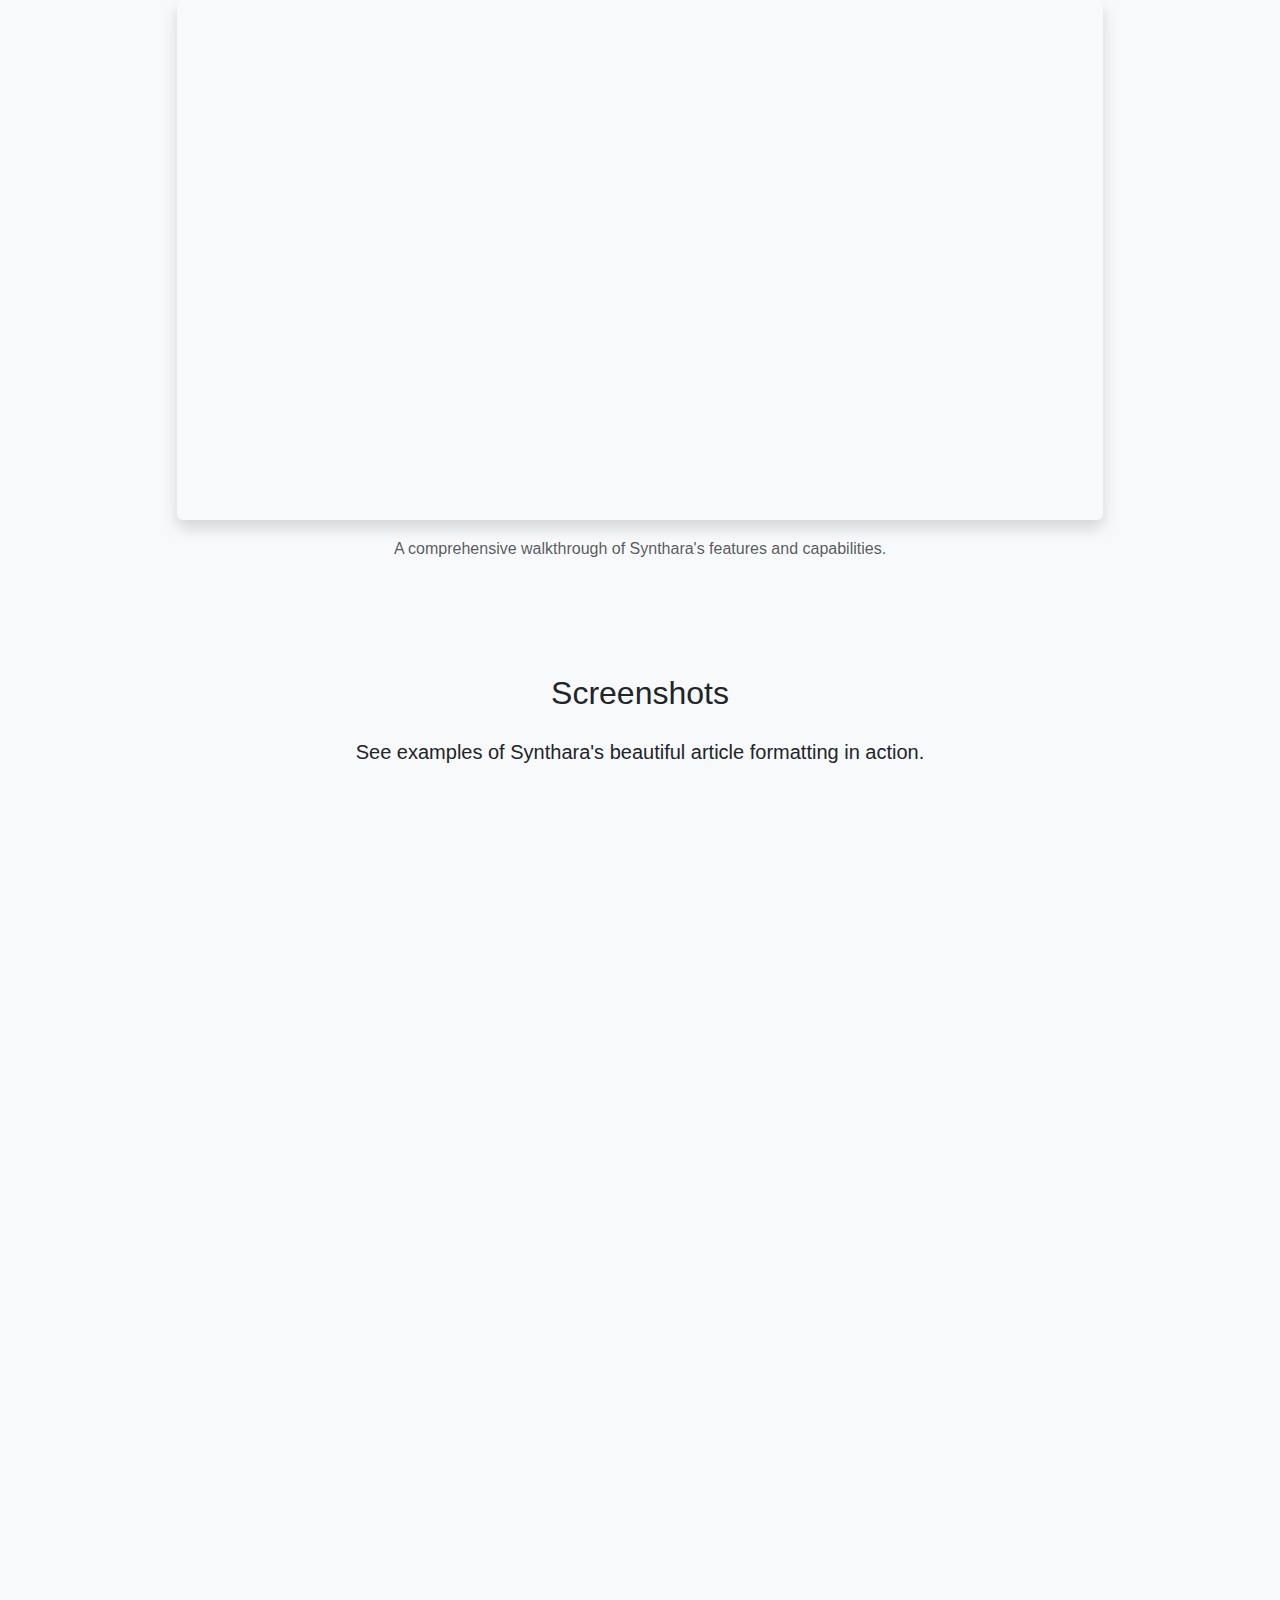
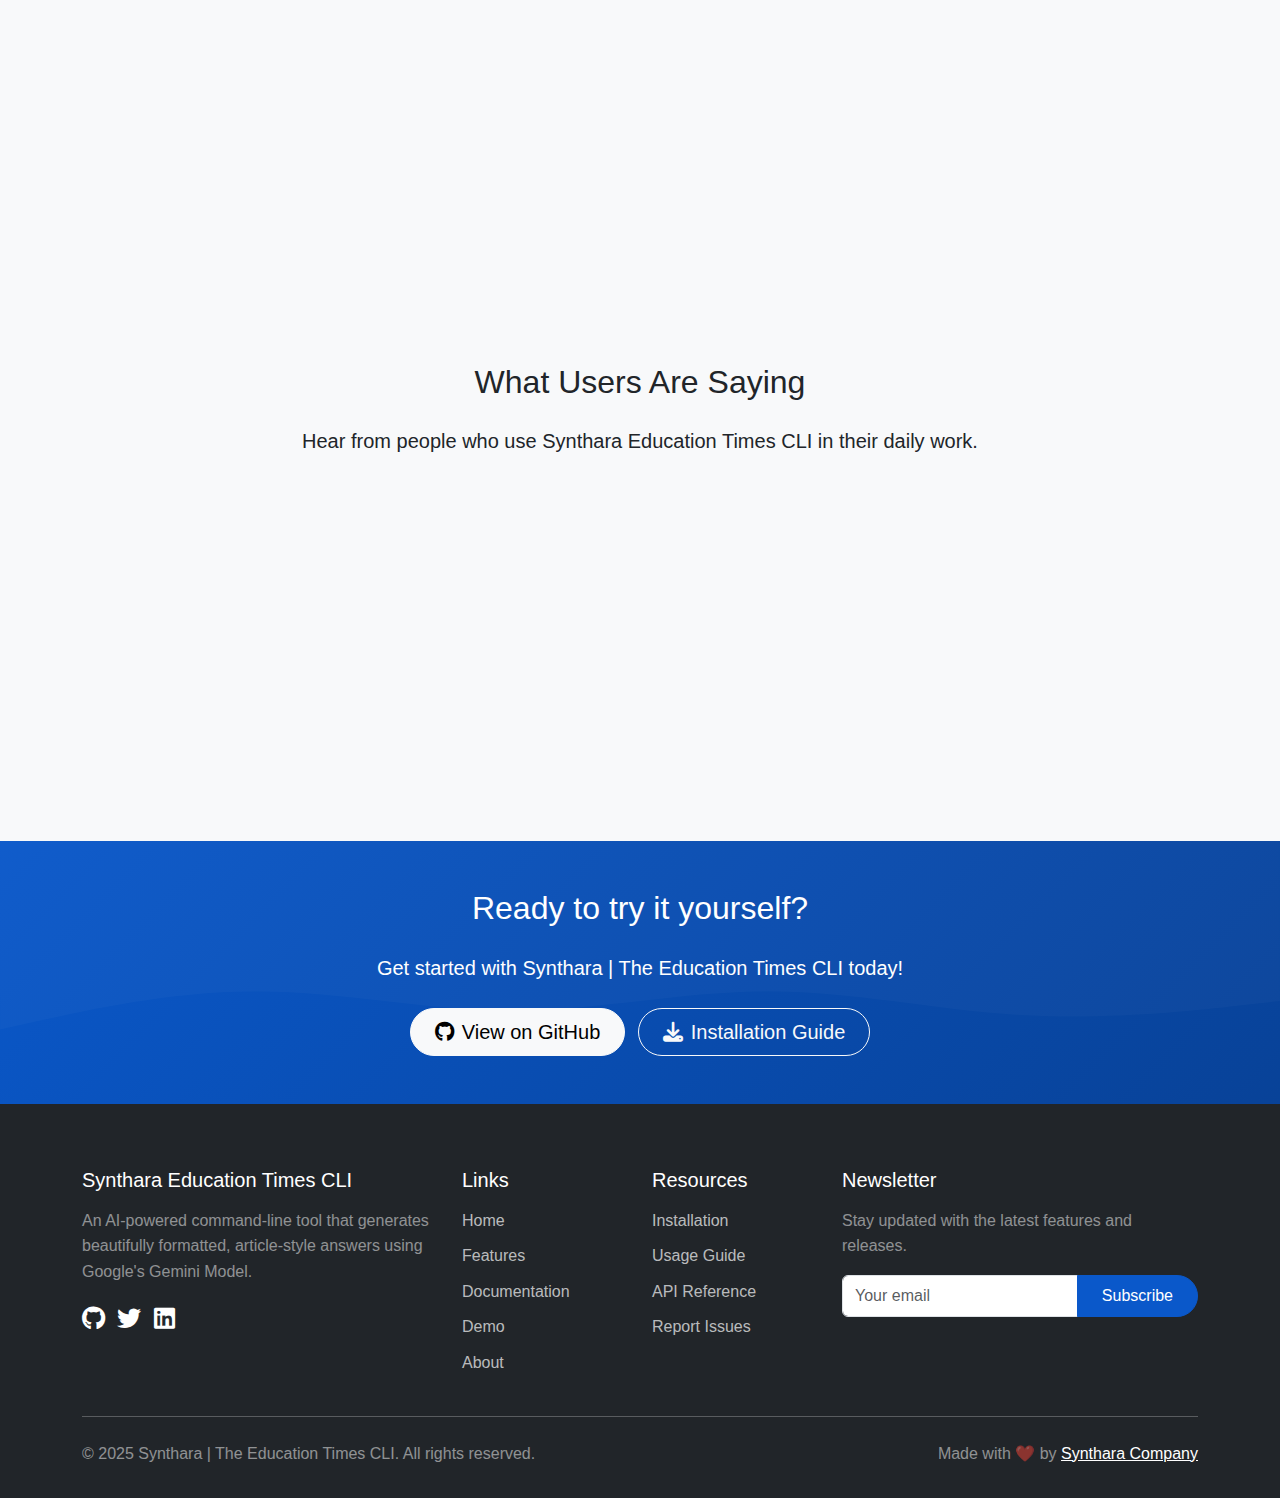
<file: docs/demo.html>
<!DOCTYPE html>
<html lang="en">
<head>
    <meta charset="UTF-8">
    <meta name="viewport" content="width=device-width, initial-scale=1.0">
    <meta name="description" content="See Synthara | The Education Times CLI in action with interactive demos and examples.">
    <meta name="keywords" content="Synthara, Education Times, CLI, AI, Gemini, demo, examples, showcase">
    <meta name="author" content="Synthara Company">
    <meta property="og:title" content="Demo - Synthara | The Education Times CLI">
    <meta property="og:description" content="See Synthara | The Education Times CLI in action with interactive demos and examples.">
    <meta property="og:type" content="website">
    <meta property="og:url" content="https://synthara-company.github.io/synthara-education-cli/demo.html">
    <meta property="og:image" content="assets/images/synthara-og-image.png">
    <title>Demo - Synthara | The Education Times CLI</title>
    <link rel="stylesheet" href="https://cdn.jsdelivr.net/npm/bootstrap@5.3.0/dist/css/bootstrap.min.css">
    <link rel="stylesheet" href="https://cdnjs.cloudflare.com/ajax/libs/font-awesome/6.4.0/css/all.min.css">
    <link rel="stylesheet" href="https://cdnjs.cloudflare.com/ajax/libs/animate.css/4.1.1/animate.min.css">
    <link rel="stylesheet" href="https://cdn.jsdelivr.net/npm/aos@2.3.4/dist/aos.css">
    <link rel="stylesheet" href="styles.css">
    <link rel="icon" type="image/png" href="assets/images/favicon.png">
</head>
<body>
    <!-- Navigation -->
    <nav class="navbar navbar-expand-lg navbar-dark fixed-top">
        <div class="container">
            <a class="navbar-brand d-flex align-items-center" href="index.html">
                <img src="assets/images/synthara-logo.png" alt="Synthara Logo" class="me-2" width="30" height="30">
                <span>Synthara</span>
            </a>
            <button class="navbar-toggler" type="button" data-bs-toggle="collapse" data-bs-target="#navbarNav" aria-controls="navbarNav" aria-expanded="false" aria-label="Toggle navigation">
                <span class="navbar-toggler-icon"></span>
            </button>
            <div class="collapse navbar-collapse" id="navbarNav">
                <ul class="navbar-nav ms-auto">
                    <li class="nav-item">
                        <a class="nav-link" href="index.html">Home</a>
                    </li>
                    <li class="nav-item">
                        <a class="nav-link" href="features.html">Features</a>
                    </li>
                    <li class="nav-item">
                        <a class="nav-link" href="documentation.html">Documentation</a>
                    </li>
                    <li class="nav-item">
                        <a class="nav-link active" href="demo.html">Demo</a>
                    </li>
                    <li class="nav-item">
                        <a class="nav-link" href="about.html">About</a>
                    </li>
                    <li class="nav-item">
                        <a class="nav-link btn btn-primary btn-sm text-white ms-2" href="https://github.com/synthara-company/synthara-education-cli">
                            <i class="fab fa-github me-1"></i> GitHub
                        </a>
                    </li>
                </ul>
            </div>
        </div>
    </nav>

    <!-- Page Header -->
    <header class="page-header">
        <div class="container text-center">
            <h1 class="display-4 fw-bold mb-3 animate__animated animate__fadeInDown">Demo</h1>
            <p class="lead mb-4 animate__animated animate__fadeInUp animate__delay-1s">See Synthara Education Times CLI in action</p>
        </div>
    </header>

    <!-- Interactive Demo Section -->
    <section class="py-5">
        <div class="container">
            <div class="row mb-5">
                <div class="col-lg-8 mx-auto text-center">
                    <h2 class="mb-4">Interactive Terminal Demo</h2>
                    <p class="lead">Experience how Synthara transforms your queries into beautifully formatted articles.</p>
                    <p>Type a question in the terminal below to see Synthara in action.</p>
                </div>
            </div>
            <div class="row">
                <div class="col-lg-10 mx-auto">
                    <div class="terminal-window interactive-terminal">
                        <div class="terminal-header">
                            <div class="terminal-buttons">
                                <span class="terminal-button red"></span>
                                <span class="terminal-button yellow"></span>
                                <span class="terminal-button green"></span>
                            </div>
                            <div class="terminal-title">Synthara Education Times CLI</div>
                        </div>
                        <div class="terminal-body">
                            <div class="terminal-text">
                                <div class="terminal-welcome">
                                    <p>Welcome to Synthara | The Education Times CLI!</p>
                                    <p>This is an interactive demo. Try one of the example queries below or type your own.</p>
                                </div>
                                <div class="terminal-input-area">
                                    <span class="terminal-prompt">READER INQUIRY:</span>
                                    <input type="text" class="terminal-input" placeholder="Type your question here...">
                                </div>
                                <div class="terminal-response-area"></div>
                            </div>
                        </div>
                        <div class="terminal-footer">
                            <div class="example-queries">
                                <p>Example queries:</p>
                                <button class="btn btn-sm btn-outline-light example-query">What are the ethical implications of AI?</button>
                                <button class="btn btn-sm btn-outline-light example-query">Explain quantum computing in simple terms</button>
                                <button class="btn btn-sm btn-outline-light example-query">What are the top 5 advancements in renewable energy?</button>
                            </div>
                        </div>
                    </div>
                    <p class="text-center text-muted mt-3"><small>Note: This is a simulated demo. For the full experience, install Synthara on your machine.</small></p>
                </div>
            </div>
        </div>
    </section>

    <!-- Video Demo Section -->
    <section class="py-5 bg-light">
        <div class="container">
            <div class="row mb-5">
                <div class="col-lg-8 mx-auto text-center">
                    <h2 class="mb-4">Video Walkthrough</h2>
                    <p class="lead">Watch Synthara Education Times CLI in action with this guided video tour.</p>
                </div>
            </div>
            <div class="row">
                <div class="col-lg-10 mx-auto">
                    <div class="ratio ratio-16x9 shadow rounded">
                        <iframe src="https://www.youtube.com/embed/dQw4w9WgXcQ" title="Synthara Education Times CLI Demo" allowfullscreen></iframe>
                    </div>
                    <p class="text-center text-muted mt-3">A comprehensive walkthrough of Synthara's features and capabilities.</p>
                </div>
            </div>
        </div>
    </section>

    <!-- Screenshots Section -->
    <section class="py-5">
        <div class="container">
            <div class="row mb-5">
                <div class="col-lg-8 mx-auto text-center">
                    <h2 class="mb-4">Screenshots</h2>
                    <p class="lead">See examples of Synthara's beautiful article formatting in action.</p>
                </div>
            </div>
            <div class="row g-4">
                <div class="col-md-6" data-aos="fade-up">
                    <div class="card h-100">
                        <div class="img-hover-zoom">
                            <img src="assets/images/screenshot-1.png" class="card-img-top" alt="Synthara Screenshot - Article Format">
                        </div>
                        <div class="card-body">
                            <h5 class="card-title">Article-Style Formatting</h5>
                            <p class="card-text">Synthara transforms AI responses into professionally structured articles with proper formatting, making complex information easier to read and understand.</p>
                        </div>
                    </div>
                </div>
                <div class="col-md-6" data-aos="fade-up" data-aos-delay="100">
                    <div class="card h-100">
                        <div class="img-hover-zoom">
                            <img src="assets/images/screenshot-2.png" class="card-img-top" alt="Synthara Screenshot - Model Selection">
                        </div>
                        <div class="card-body">
                            <h5 class="card-title">Model Selection</h5>
                            <p class="card-text">Choose between different Gemini models to suit your specific needs, from the fast Gemini-1.5-flash to the more capable Gemini-1.5-pro.</p>
                        </div>
                    </div>
                </div>
                <div class="col-md-6" data-aos="fade-up" data-aos-delay="200">
                    <div class="card h-100">
                        <div class="img-hover-zoom">
                            <img src="assets/images/screenshot-3.png" class="card-img-top" alt="Synthara Screenshot - Educational Content">
                        </div>
                        <div class="card-body">
                            <h5 class="card-title">Educational Content</h5>
                            <p class="card-text">Synthara excels at generating educational content with clear explanations, examples, and structured information that enhances learning.</p>
                        </div>
                    </div>
                </div>
                <div class="col-md-6" data-aos="fade-up" data-aos-delay="300">
                    <div class="card h-100">
                        <div class="img-hover-zoom">
                            <img src="assets/images/screenshot-4.png" class="card-img-top" alt="Synthara Screenshot - Terminal Integration">
                        </div>
                        <div class="card-body">
                            <h5 class="card-title">Terminal Integration</h5>
                            <p class="card-text">Synthara works entirely in your terminal with no browser or GUI required, making it perfect for developers and command-line enthusiasts.</p>
                        </div>
                    </div>
                </div>
            </div>
        </div>
    </section>

    <!-- User Testimonials -->
    <section class="py-5 bg-light">
        <div class="container">
            <div class="row mb-5">
                <div class="col-lg-8 mx-auto text-center">
                    <h2 class="mb-4">What Users Are Saying</h2>
                    <p class="lead">Hear from people who use Synthara Education Times CLI in their daily work.</p>
                </div>
            </div>
            <div class="row">
                <div class="col-md-4 mb-4" data-aos="fade-up">
                    <div class="testimonial-card">
                        <div class="testimonial-content">
                            <p>"Synthara has transformed how I research topics. The article formatting makes complex information much easier to digest. I use it daily for my studies."</p>
                        </div>
                        <div class="testimonial-author">
                            <img src="assets/images/testimonial-1.jpg" alt="User" class="testimonial-avatar">
                            <div>
                                <h5 class="mb-0">Alex Johnson</h5>
                                <small>Computer Science Student</small>
                            </div>
                        </div>
                    </div>
                </div>
                <div class="col-md-4 mb-4" data-aos="fade-up" data-aos-delay="100">
                    <div class="testimonial-card">
                        <div class="testimonial-content">
                            <p>"As a developer, I appreciate how Synthara integrates seamlessly with my terminal workflow. It's become an essential tool for learning new technologies."</p>
                        </div>
                        <div class="testimonial-author">
                            <img src="assets/images/testimonial-2.jpg" alt="User" class="testimonial-avatar">
                            <div>
                                <h5 class="mb-0">Samantha Lee</h5>
                                <small>Software Engineer</small>
                            </div>
                        </div>
                    </div>
                </div>
                <div class="col-md-4 mb-4" data-aos="fade-up" data-aos-delay="200">
                    <div class="testimonial-card">
                        <div class="testimonial-content">
                            <p>"I use Synthara to create educational materials for my students. The quality and formatting of the content is outstanding and saves me hours of work."</p>
                        </div>
                        <div class="testimonial-author">
                            <img src="assets/images/testimonial-3.jpg" alt="User" class="testimonial-avatar">
                            <div>
                                <h5 class="mb-0">Michael Chen</h5>
                                <small>Education Specialist</small>
                            </div>
                        </div>
                    </div>
                </div>
            </div>
        </div>
    </section>

    <!-- CTA Section -->
    <section class="py-5 bg-primary text-white text-center cta-section">
        <div class="container">
            <h2 class="mb-4 animate__animated animate__fadeIn">Ready to try it yourself?</h2>
            <p class="lead mb-4 animate__animated animate__fadeIn animate__delay-1s">Get started with Synthara | The Education Times CLI today!</p>
            <div class="animate__animated animate__fadeIn animate__delay-2s">
                <a href="https://github.com/synthara-company/synthara-education-cli" class="btn btn-light btn-lg px-4 me-2">
                    <i class="fab fa-github me-2"></i>View on GitHub
                </a>
                <a href="documentation.html#installation" class="btn btn-outline-light btn-lg px-4">
                    <i class="fas fa-download me-2"></i>Installation Guide
                </a>
            </div>
        </div>
    </section>

    <!-- Footer -->
    <footer class="footer">
        <div class="container">
            <div class="row">
                <div class="col-lg-4 mb-4 mb-lg-0">
                    <h5 class="text-white mb-3">Synthara Education Times CLI</h5>
                    <p class="text-white-50">An AI-powered command-line tool that generates beautifully formatted, article-style answers using Google's Gemini Model.</p>
                    <div class="social-links mt-3">
                        <a href="https://github.com/synthara-company/synthara-education-cli" class="me-2"><i class="fab fa-github"></i></a>
                        <a href="https://twitter.com/syntharacompany" class="me-2"><i class="fab fa-twitter"></i></a>
                        <a href="https://www.linkedin.com/company/synthara-company/" class="me-2"><i class="fab fa-linkedin"></i></a>
                    </div>
                </div>
                <div class="col-lg-2 col-md-4 mb-4 mb-md-0">
                    <h5 class="text-white mb-3">Links</h5>
                    <ul class="list-unstyled footer-links">
                        <li><a href="index.html">Home</a></li>
                        <li><a href="features.html">Features</a></li>
                        <li><a href="documentation.html">Documentation</a></li>
                        <li><a href="demo.html">Demo</a></li>
                        <li><a href="about.html">About</a></li>
                    </ul>
                </div>
                <div class="col-lg-2 col-md-4 mb-4 mb-md-0">
                    <h5 class="text-white mb-3">Resources</h5>
                    <ul class="list-unstyled footer-links">
                        <li><a href="documentation.html#installation">Installation</a></li>
                        <li><a href="documentation.html#usage">Usage Guide</a></li>
                        <li><a href="documentation.html#api">API Reference</a></li>
                        <li><a href="https://github.com/synthara-company/synthara-education-cli/issues">Report Issues</a></li>
                    </ul>
                </div>
                <div class="col-lg-4 col-md-4">
                    <h5 class="text-white mb-3">Newsletter</h5>
                    <p class="text-white-50">Stay updated with the latest features and releases.</p>
                    <form class="mt-3">
                        <div class="input-group">
                            <input type="email" class="form-control" placeholder="Your email" aria-label="Your email">
                            <button class="btn btn-primary" type="button">Subscribe</button>
                        </div>
                    </form>
                </div>
            </div>
            <hr class="mt-4 mb-4 bg-secondary">
            <div class="row">
                <div class="col-md-6 text-center text-md-start">
                    <p class="mb-0 text-white-50">© 2025 Synthara | The Education Times CLI. All rights reserved.</p>
                </div>
                <div class="col-md-6 text-center text-md-end">
                    <p class="mb-0 text-white-50">Made with ❤️ by <a href="https://github.com/synthara-company" class="text-white">Synthara Company</a></p>
                </div>
            </div>
        </div>
    </footer>

    <!-- Scripts -->
    <script src="https://cdn.jsdelivr.net/npm/bootstrap@5.3.0/dist/js/bootstrap.bundle.min.js"></script>
    <script src="https://cdn.jsdelivr.net/npm/aos@2.3.4/dist/aos.js"></script>
    <script src="script.js"></script>
    <script>
        // Interactive Terminal Demo
        document.addEventListener('DOMContentLoaded', function() {
            const terminalInput = document.querySelector('.terminal-input');
            const terminalResponseArea = document.querySelector('.terminal-response-area');
            const exampleQueries = document.querySelectorAll('.example-query');

            // Sample responses for the demo
            const sampleResponses = {
                "What are the ethical implications of AI?": `<div class="terminal-response">
                    <h3>The Ethical Frontier: Navigating AI's Moral Landscape</h3>
                    <p>Artificial intelligence presents humanity with unprecedented ethical challenges that span across technical, social, and philosophical domains. As AI systems become more powerful and ubiquitous, their potential impacts—both positive and negative—demand careful consideration.</p>
                    <h4>Key Ethical Concerns</h4>
                    <ul>
                        <li><strong>Bias and Fairness:</strong> AI systems trained on historical data often perpetuate or amplify existing societal biases, leading to discriminatory outcomes in areas like hiring, lending, and criminal justice.</li>
                        <li><strong>Privacy and Surveillance:</strong> Advanced AI enables unprecedented capabilities for monitoring and analyzing human behavior, raising concerns about privacy erosion and surveillance states.</li>
                        <li><strong>Autonomy and Decision-Making:</strong> As AI systems make more consequential decisions, questions arise about human autonomy and the appropriate level of machine involvement in sensitive domains.</li>
                        <li><strong>Accountability and Transparency:</strong> The "black box" nature of many AI systems makes assigning responsibility for harmful outcomes challenging and limits our ability to understand how decisions are made.</li>
                    </ul>
                </div>`,

                "Explain quantum computing in simple terms": `<div class="terminal-response">
                    <h3>Quantum Computing: When Particles Perform Calculations</h3>
                    <p>Imagine if your computer could try all possible solutions to a problem at once instead of checking them one by one. That's the fundamental promise of quantum computing—a revolutionary approach to computation that harnesses the strange properties of quantum physics.</p>
                    <h4>The Basics: Bits vs. Qubits</h4>
                    <p>Traditional computers use bits—binary digits that can be either 0 or 1. Quantum computers, however, use quantum bits or "qubits." Thanks to a quantum property called superposition, qubits can exist in multiple states simultaneously, representing both 0 and 1 at the same time.</p>
                    <p>This means that while a traditional computer with 3 bits can represent only one of 8 possible values at any given time (2³ = 8), a quantum computer with 3 qubits can represent all 8 values simultaneously. This parallel processing capability grows exponentially with each additional qubit.</p>
                </div>`,

                "What are the top 5 advancements in renewable energy?": `<div class="terminal-response">
                    <h3>Powering Tomorrow: 5 Breakthrough Advancements in Renewable Energy</h3>
                    <p>The renewable energy landscape is evolving rapidly, with innovations that promise to accelerate our transition away from fossil fuels. Here are five transformative advancements reshaping how we harness clean energy.</p>
                    <h4>1. Perovskite Solar Cells</h4>
                    <p>Traditional silicon solar panels are being challenged by perovskite solar cells, which offer remarkable efficiency improvements at potentially much lower costs. These crystalline materials can be produced as thin, lightweight, and even semi-transparent films, opening up new applications for solar technology on buildings, vehicles, and devices.</p>
                    <h4>2. Floating Offshore Wind Farms</h4>
                    <p>While fixed-foundation offshore wind turbines are limited to shallow waters, floating platforms now allow wind farms to be installed in deeper waters, accessing stronger and more consistent wind resources. Countries like Norway, Japan, and Portugal are pioneering this technology, which dramatically expands the potential for offshore wind energy.</p>
                </div>`
            };

            // Default response for queries not in the sample responses
            const defaultResponse = `<div class="terminal-response">
                <h3>Exploring New Horizons: Understanding Your Query</h3>
                <p>This is a simulated demo of Synthara Education Times CLI. For real responses to your specific query, please install the full version on your machine.</p>
                <p>Synthara transforms AI responses into professionally structured articles with proper formatting, making complex information easier to read and understand.</p>
            </div>`;

            // Function to display response
            function displayResponse(query) {
                // Clear previous responses
                terminalResponseArea.innerHTML = '';

                // Show typing indicator
                terminalResponseArea.innerHTML = '<div class="typing-indicator"><span></span><span></span><span></span></div>';

                // Simulate processing time
                setTimeout(() => {
                    // Remove typing indicator
                    terminalResponseArea.innerHTML = '';

                    // Display response
                    const response = sampleResponses[query] || defaultResponse;
                    terminalResponseArea.innerHTML = response;

                    // Scroll to response
                    terminalResponseArea.scrollIntoView({ behavior: 'smooth' });
                }, 1500);
            }

            // Handle input submission
            terminalInput.addEventListener('keypress', function(e) {
                if (e.key === 'Enter' && this.value.trim() !== '') {
                    const query = this.value.trim();
                    displayResponse(query);
                    this.value = '';
                }
            });

            // Handle example query clicks
            exampleQueries.forEach(button => {
                button.addEventListener('click', function() {
                    const query = this.textContent;
                    terminalInput.value = query;
                    displayResponse(query);
                });
            });
        });
    </script>
</body>
</html>
</file>
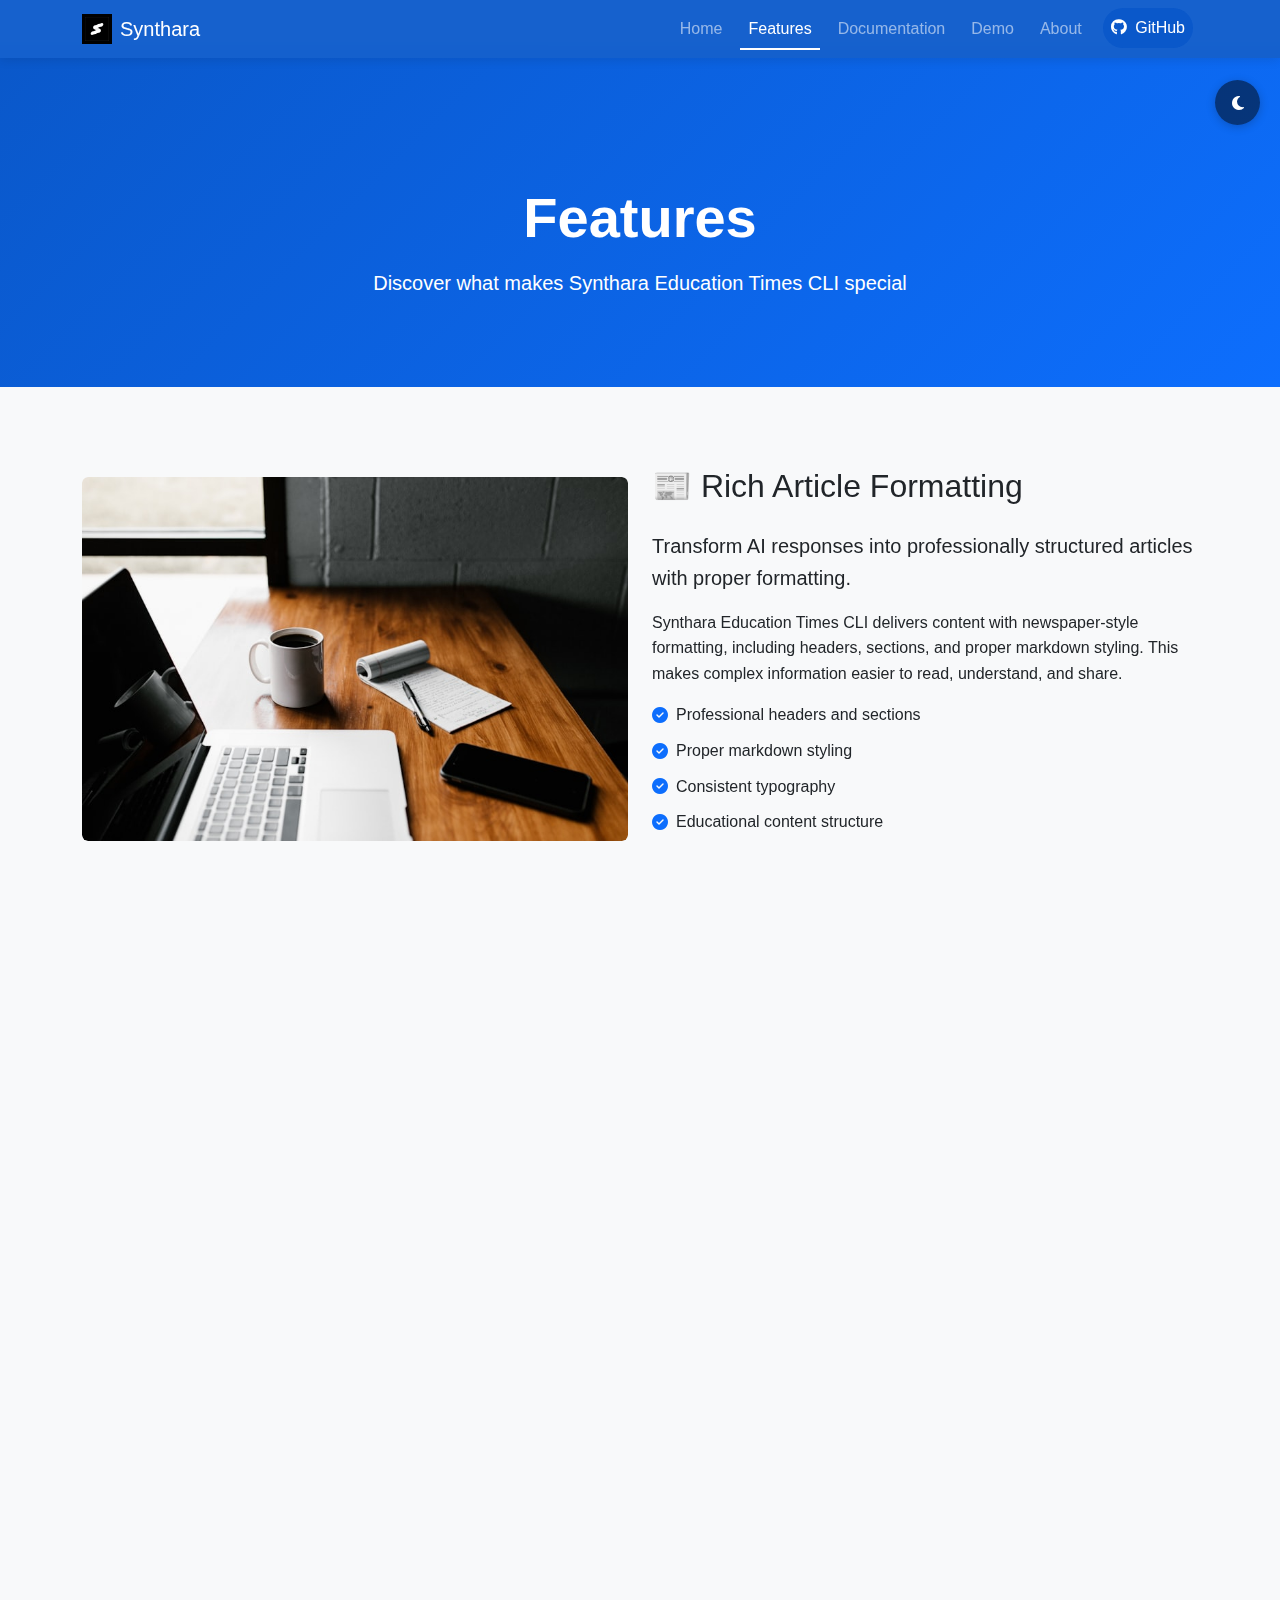
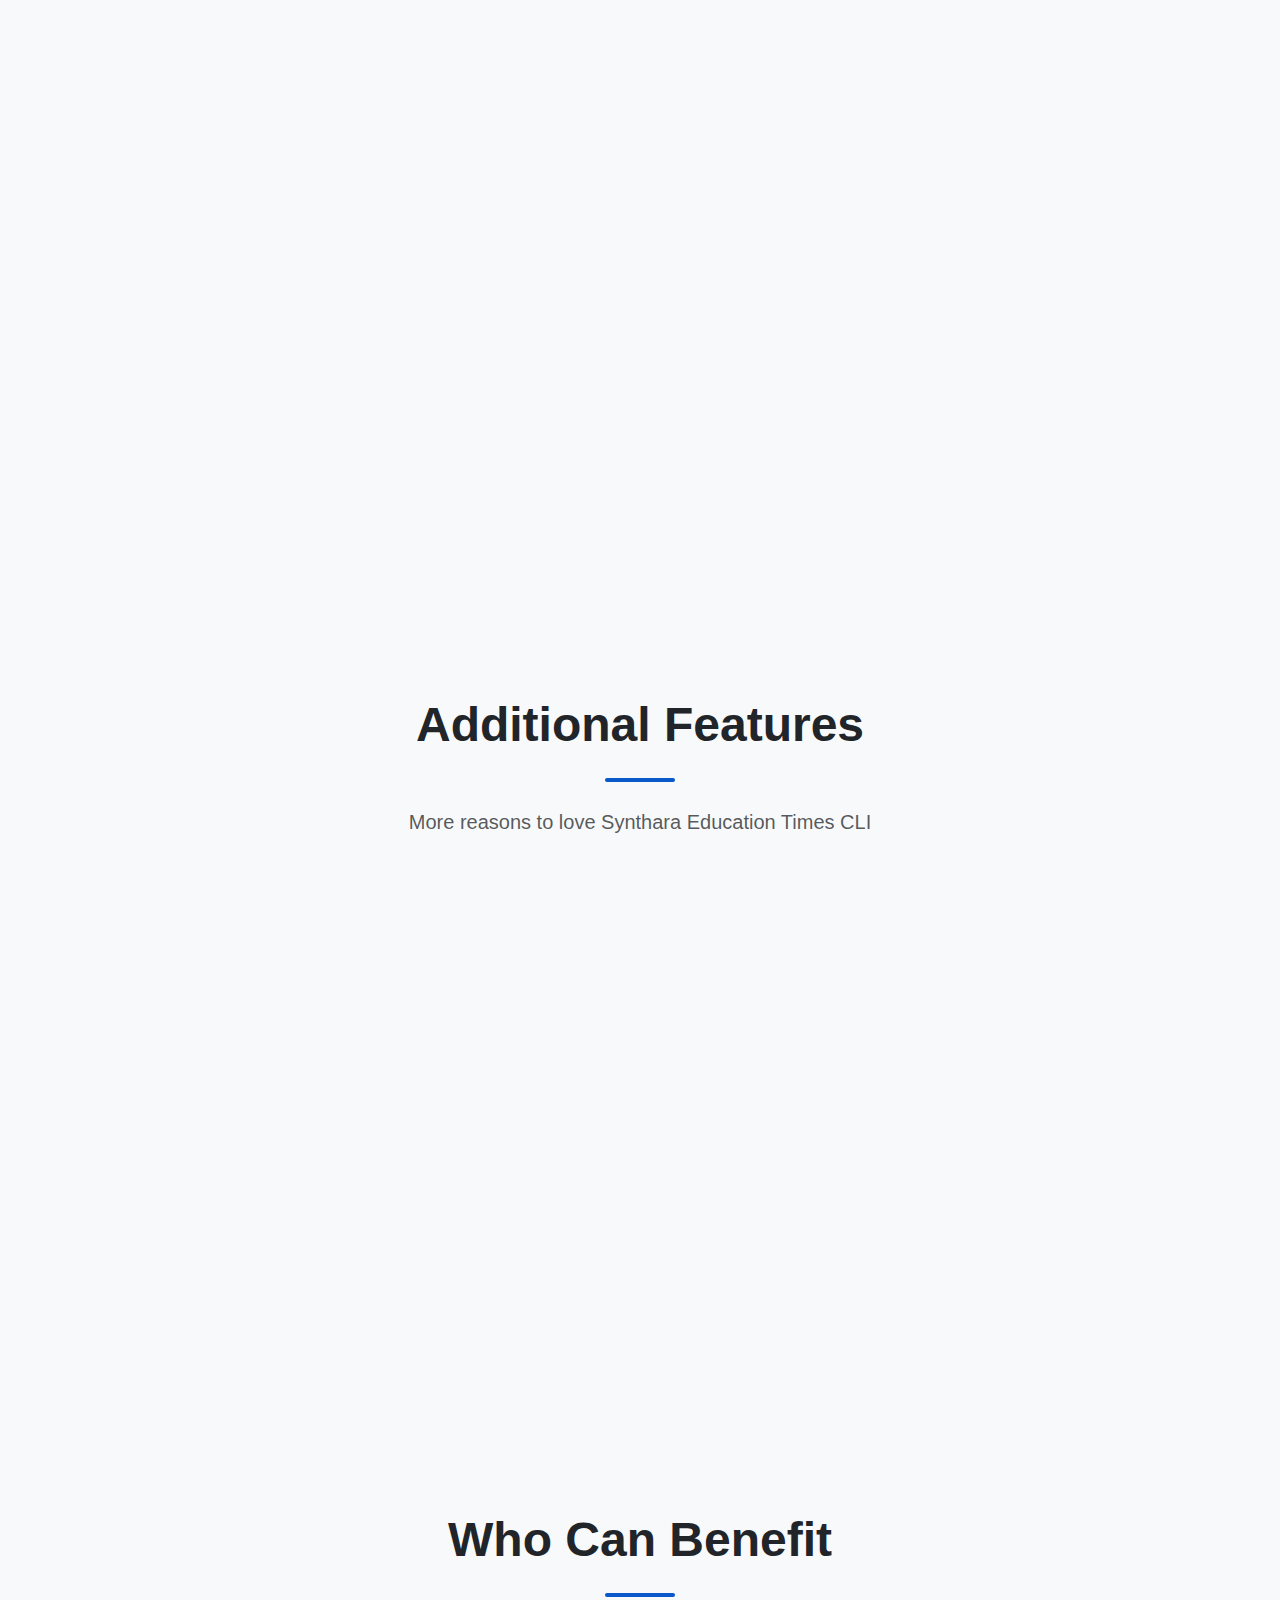
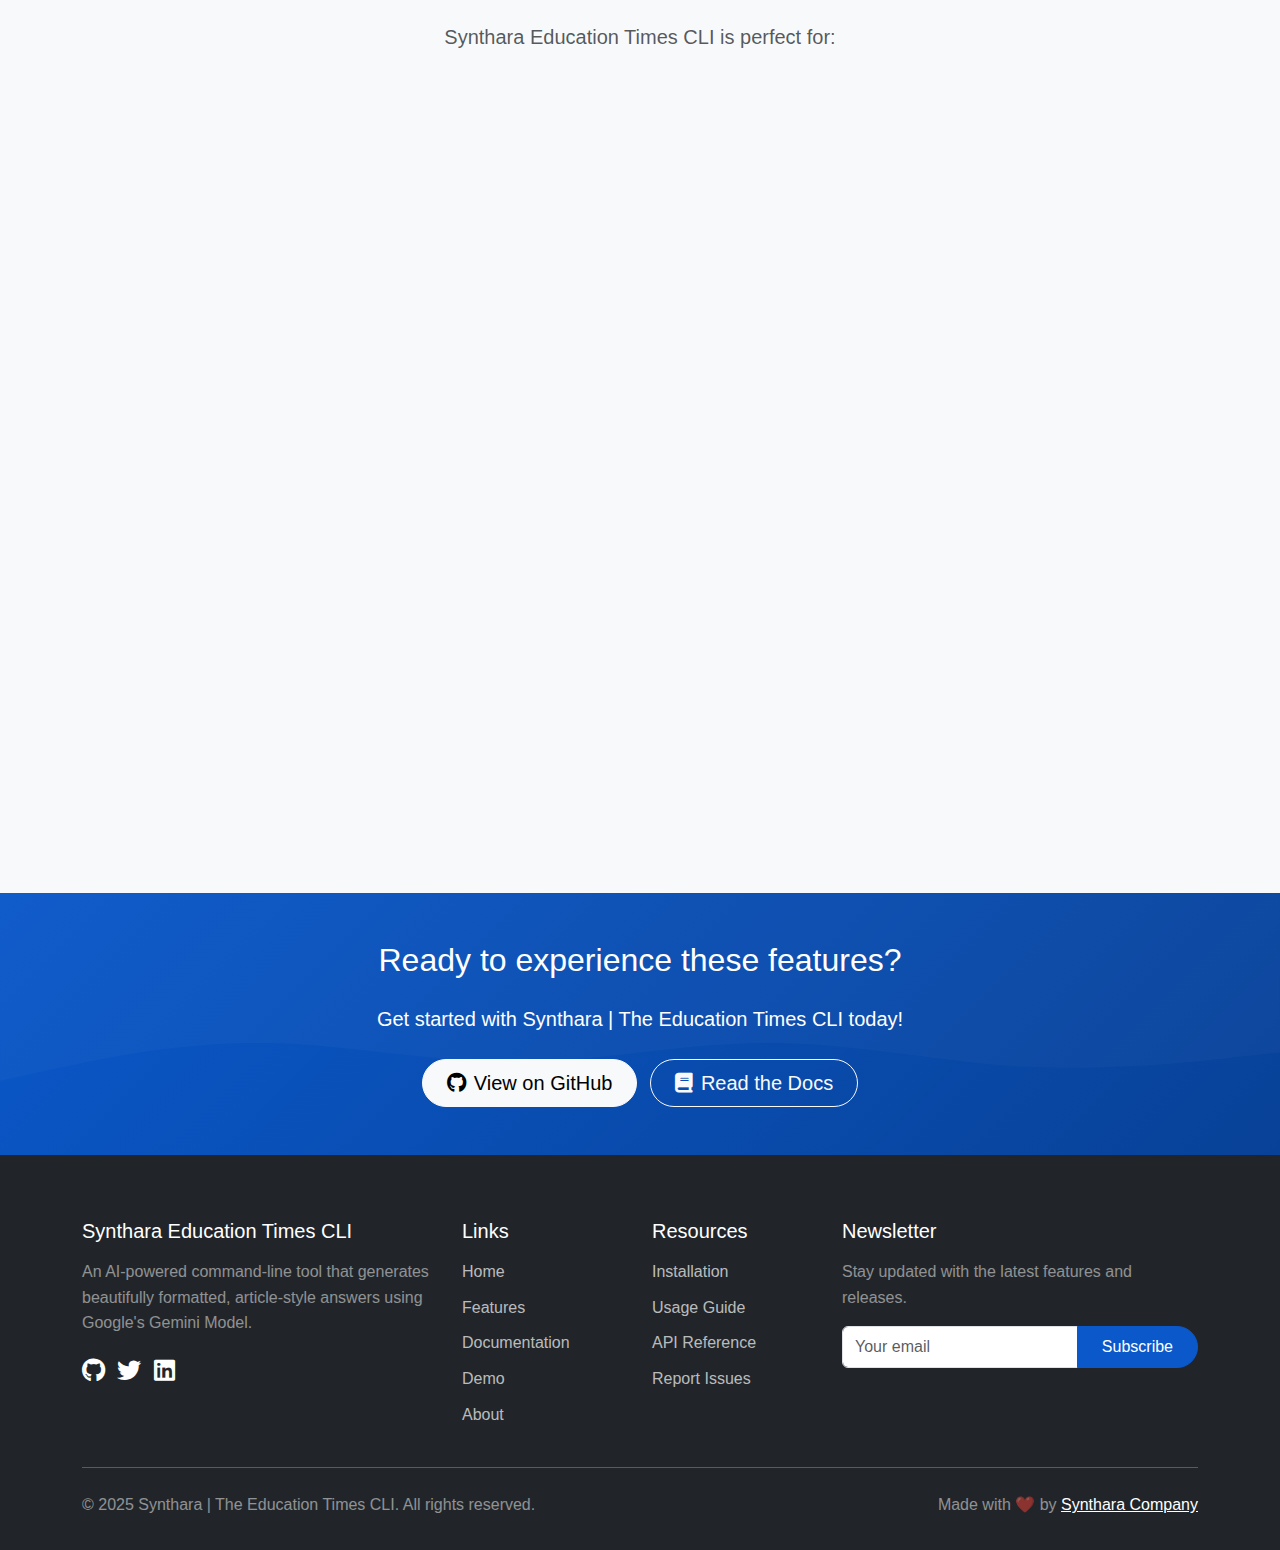
<file: docs/features.html>
<!DOCTYPE html>
<html lang="en">
<head>
    <meta charset="UTF-8">
    <meta name="viewport" content="width=device-width, initial-scale=1.0">
    <meta name="description" content="Explore the features of Synthara | The Education Times CLI - An AI-powered command-line tool that generates beautifully formatted, article-style answers.">
    <meta name="keywords" content="Synthara, Education Times, CLI, AI, Gemini, article, markdown, newspaper, features">
    <meta name="author" content="Synthara Company">
    <meta property="og:title" content="Features - Synthara | The Education Times CLI">
    <meta property="og:description" content="Explore the features of Synthara | The Education Times CLI - An AI-powered command-line tool.">
    <meta property="og:type" content="website">
    <meta property="og:url" content="https://synthara-company.github.io/synthara-education-cli/features.html">
    <meta property="og:image" content="assets/images/synthara-og-image.png">
    <title>Features - Synthara | The Education Times CLI</title>
    <link rel="stylesheet" href="https://cdn.jsdelivr.net/npm/bootstrap@5.3.0/dist/css/bootstrap.min.css">
    <link rel="stylesheet" href="https://cdnjs.cloudflare.com/ajax/libs/font-awesome/6.4.0/css/all.min.css">
    <link rel="stylesheet" href="https://cdnjs.cloudflare.com/ajax/libs/animate.css/4.1.1/animate.min.css">
    <link rel="stylesheet" href="https://cdn.jsdelivr.net/npm/aos@2.3.4/dist/aos.css">
    <link rel="stylesheet" href="styles.css">
    <link rel="icon" type="image/png" href="assets/images/favicon.png">
</head>
<body>
    <!-- Navigation -->
    <nav class="navbar navbar-expand-lg navbar-dark fixed-top">
        <div class="container">
            <a class="navbar-brand d-flex align-items-center" href="index.html">
                <img src="assets/images/synthara-logo.png" alt="Synthara Logo" class="me-2" width="30" height="30">
                <span>Synthara</span>
            </a>
            <button class="navbar-toggler" type="button" data-bs-toggle="collapse" data-bs-target="#navbarNav" aria-controls="navbarNav" aria-expanded="false" aria-label="Toggle navigation">
                <span class="navbar-toggler-icon"></span>
            </button>
            <div class="collapse navbar-collapse" id="navbarNav">
                <ul class="navbar-nav ms-auto">
                    <li class="nav-item">
                        <a class="nav-link" href="index.html">Home</a>
                    </li>
                    <li class="nav-item">
                        <a class="nav-link active" href="features.html">Features</a>
                    </li>
                    <li class="nav-item">
                        <a class="nav-link" href="documentation.html">Documentation</a>
                    </li>
                    <li class="nav-item">
                        <a class="nav-link" href="demo.html">Demo</a>
                    </li>
                    <li class="nav-item">
                        <a class="nav-link" href="about.html">About</a>
                    </li>
                    <li class="nav-item">
                        <a class="nav-link btn btn-primary btn-sm text-white ms-2" href="https://github.com/synthara-company/synthara-education-cli">
                            <i class="fab fa-github me-1"></i> GitHub
                        </a>
                    </li>
                </ul>
            </div>
        </div>
    </nav>

    <!-- Page Header -->
    <header class="page-header">
        <div class="container text-center">
            <h1 class="display-4 fw-bold mb-3 animate__animated animate__fadeInDown">Features</h1>
            <p class="lead mb-4 animate__animated animate__fadeInUp animate__delay-1s">Discover what makes Synthara Education Times CLI special</p>
        </div>
    </header>

    <!-- Main Features Section -->
    <section class="py-5">
        <div class="container">
            <div class="row align-items-center mb-5">
                <div class="col-lg-6 mb-4 mb-lg-0" data-aos="fade-right">
                    <div class="img-hover-zoom rounded">
                        <img src="assets/images/feature-article-formatting.png" alt="Article Formatting" class="img-fluid rounded shadow">
                    </div>
                </div>
                <div class="col-lg-6" data-aos="fade-left">
                    <h2 class="mb-4">📰 Rich Article Formatting</h2>
                    <p class="lead">Transform AI responses into professionally structured articles with proper formatting.</p>
                    <p>Synthara Education Times CLI delivers content with newspaper-style formatting, including headers, sections, and proper markdown styling. This makes complex information easier to read, understand, and share.</p>
                    <ul class="feature-list">
                        <li><i class="fas fa-check-circle text-primary me-2"></i> Professional headers and sections</li>
                        <li><i class="fas fa-check-circle text-primary me-2"></i> Proper markdown styling</li>
                        <li><i class="fas fa-check-circle text-primary me-2"></i> Consistent typography</li>
                        <li><i class="fas fa-check-circle text-primary me-2"></i> Educational content structure</li>
                    </ul>
                </div>
            </div>

            <div class="row align-items-center mb-5 flex-lg-row-reverse">
                <div class="col-lg-6 mb-4 mb-lg-0" data-aos="fade-left">
                    <div class="img-hover-zoom rounded">
                        <img src="assets/images/feature-multiple-models.png" alt="Multiple AI Models" class="img-fluid rounded shadow">
                    </div>
                </div>
                <div class="col-lg-6" data-aos="fade-right">
                    <h2 class="mb-4">🧠 Multiple AI Models</h2>
                    <p class="lead">Choose between different Gemini models to suit your specific needs.</p>
                    <p>Synthara gives you the flexibility to select from multiple Gemini models, each with different capabilities and speeds:</p>
                    <ul class="feature-list">
                        <li><i class="fas fa-check-circle text-primary me-2"></i> <strong>Gemini-1.5-flash:</strong> Fastest response times, ideal for quick queries</li>
                        <li><i class="fas fa-check-circle text-primary me-2"></i> <strong>Gemini-1.5-pro:</strong> More capable model with deeper understanding</li>
                        <li><i class="fas fa-check-circle text-primary me-2"></i> <strong>Gemini-2.5-pro-preview:</strong> Experimental model with cutting-edge capabilities</li>
                        <li><i class="fas fa-check-circle text-primary me-2"></i> Easy switching between models with simple commands</li>
                    </ul>
                </div>
            </div>

            <div class="row align-items-center mb-5">
                <div class="col-lg-6 mb-4 mb-lg-0" data-aos="fade-right">
                    <div class="img-hover-zoom rounded">
                        <img src="assets/images/feature-terminal-native.png" alt="Terminal Native" class="img-fluid rounded shadow">
                    </div>
                </div>
                <div class="col-lg-6" data-aos="fade-left">
                    <h2 class="mb-4">💻 Terminal Native</h2>
                    <p class="lead">Access powerful AI capabilities directly from your terminal environment.</p>
                    <p>Synthara Education Times CLI works entirely in your terminal with no browser or GUI required, making it perfect for developers and command-line enthusiasts.</p>
                    <ul class="feature-list">
                        <li><i class="fas fa-check-circle text-primary me-2"></i> No browser or GUI required</li>
                        <li><i class="fas fa-check-circle text-primary me-2"></i> Seamless integration with your workflow</li>
                        <li><i class="fas fa-check-circle text-primary me-2"></i> Lightweight and efficient</li>
                        <li><i class="fas fa-check-circle text-primary me-2"></i> Perfect for developers and command-line users</li>
                    </ul>
                </div>
            </div>

            <div class="row align-items-center mb-5 flex-lg-row-reverse">
                <div class="col-lg-6 mb-4 mb-lg-0" data-aos="fade-left">
                    <div class="img-hover-zoom rounded">
                        <img src="assets/images/feature-api-key.png" alt="API Key Management" class="img-fluid rounded shadow">
                    </div>
                </div>
                <div class="col-lg-6" data-aos="fade-right">
                    <h2 class="mb-4">🔐 API Key Management</h2>
                    <p class="lead">Securely store your Gemini API key for future sessions.</p>
                    <p>Synthara securely saves your API key so you don't need to enter it every time you use the application. Your key is stored locally and securely on your machine.</p>
                    <ul class="feature-list">
                        <li><i class="fas fa-check-circle text-primary me-2"></i> One-time API key setup</li>
                        <li><i class="fas fa-check-circle text-primary me-2"></i> Secure local storage</li>
                        <li><i class="fas fa-check-circle text-primary me-2"></i> Easy key updates when needed</li>
                        <li><i class="fas fa-check-circle text-primary me-2"></i> No sharing of your key with external services</li>
                    </ul>
                </div>
            </div>
        </div>
    </section>

    <!-- Additional Features Section -->
    <section class="py-5 bg-light">
        <div class="container">
            <div class="section-header text-center mb-5">
                <h2 class="display-5 fw-bold">Additional Features</h2>
                <div class="divider mx-auto"></div>
                <p class="lead text-muted">More reasons to love Synthara Education Times CLI</p>
            </div>
            <div class="row g-4">
                <div class="col-md-6 col-lg-4" data-aos="fade-up">
                    <div class="card h-100 p-4 text-center feature-card">
                        <div class="feature-icon">
                            <i class="fas fa-bolt"></i>
                        </div>
                        <h3 class="h5">Fast & Efficient</h3>
                        <p>Lightweight design with minimal dependencies for quick responses and smooth performance.</p>
                    </div>
                </div>
                <div class="col-md-6 col-lg-4" data-aos="fade-up" data-aos-delay="100">
                    <div class="card h-100 p-4 text-center feature-card">
                        <div class="feature-icon">
                            <i class="fas fa-palette"></i>
                        </div>
                        <h3 class="h5">Elegant Presentation</h3>
                        <p>Newspaper-style interface with beautiful headers, footers, and typography for a premium experience.</p>
                    </div>
                </div>
                <div class="col-md-6 col-lg-4" data-aos="fade-up" data-aos-delay="200">
                    <div class="card h-100 p-4 text-center feature-card">
                        <div class="feature-icon">
                            <i class="fas fa-code"></i>
                        </div>
                        <h3 class="h5">Developer Friendly</h3>
                        <p>Easy to customize, extend, or integrate into your workflows with clean, well-documented code.</p>
                    </div>
                </div>
                <div class="col-md-6 col-lg-4" data-aos="fade-up" data-aos-delay="300">
                    <div class="card h-100 p-4 text-center feature-card">
                        <div class="feature-icon">
                            <i class="fas fa-graduation-cap"></i>
                        </div>
                        <h3 class="h5">Educational Focus</h3>
                        <p>Designed specifically for educational content with formatting that enhances learning and comprehension.</p>
                    </div>
                </div>
                <div class="col-md-6 col-lg-4" data-aos="fade-up" data-aos-delay="400">
                    <div class="card h-100 p-4 text-center feature-card">
                        <div class="feature-icon">
                            <i class="fas fa-sync-alt"></i>
                        </div>
                        <h3 class="h5">Regular Updates</h3>
                        <p>Continuous improvements and new features to enhance your experience and keep up with the latest AI capabilities.</p>
                    </div>
                </div>
                <div class="col-md-6 col-lg-4" data-aos="fade-up" data-aos-delay="500">
                    <div class="card h-100 p-4 text-center feature-card">
                        <div class="feature-icon">
                            <i class="fas fa-users"></i>
                        </div>
                        <h3 class="h5">Community Driven</h3>
                        <p>Open to contributions and feedback from the community to make Synthara even better for everyone.</p>
                    </div>
                </div>
            </div>
        </div>
    </section>

    <!-- Use Cases Section -->
    <section class="py-5">
        <div class="container">
            <div class="section-header text-center mb-5">
                <h2 class="display-5 fw-bold">Who Can Benefit</h2>
                <div class="divider mx-auto"></div>
                <p class="lead text-muted">Synthara Education Times CLI is perfect for:</p>
            </div>
            <div class="row g-4">
                <div class="col-md-6" data-aos="fade-up">
                    <div class="card h-100 p-4 use-case-card">
                        <h3 class="h4 mb-3"><i class="fas fa-user-graduate text-primary me-2"></i> Students</h3>
                        <p>Get well-structured, educational content for research and learning. Synthara helps students access information in a format that's easy to understand and reference.</p>
                        <ul class="feature-list mt-3">
                            <li><i class="fas fa-check-circle text-primary me-2"></i> Research assistance</li>
                            <li><i class="fas fa-check-circle text-primary me-2"></i> Study materials</li>
                            <li><i class="fas fa-check-circle text-primary me-2"></i> Concept explanations</li>
                            <li><i class="fas fa-check-circle text-primary me-2"></i> Learning aids</li>
                        </ul>
                    </div>
                </div>
                <div class="col-md-6" data-aos="fade-up" data-aos-delay="100">
                    <div class="card h-100 p-4 use-case-card">
                        <h3 class="h4 mb-3"><i class="fas fa-pencil-alt text-primary me-2"></i> Writers</h3>
                        <p>Generate article drafts and creative content with proper formatting. Synthara helps writers kickstart their creative process and overcome writer's block.</p>
                        <ul class="feature-list mt-3">
                            <li><i class="fas fa-check-circle text-primary me-2"></i> Article drafting</li>
                            <li><i class="fas fa-check-circle text-primary me-2"></i> Content ideation</li>
                            <li><i class="fas fa-check-circle text-primary me-2"></i> Research summaries</li>
                            <li><i class="fas fa-check-circle text-primary me-2"></i> Creative writing assistance</li>
                        </ul>
                    </div>
                </div>
                <div class="col-md-6" data-aos="fade-up" data-aos-delay="200">
                    <div class="card h-100 p-4 use-case-card">
                        <h3 class="h4 mb-3"><i class="fas fa-laptop-code text-primary me-2"></i> Developers</h3>
                        <p>Access AI capabilities with minimal setup in a familiar terminal environment. Synthara integrates seamlessly into developers' existing workflows.</p>
                        <ul class="feature-list mt-3">
                            <li><i class="fas fa-check-circle text-primary me-2"></i> Code explanations</li>
                            <li><i class="fas fa-check-circle text-primary me-2"></i> Documentation help</li>
                            <li><i class="fas fa-check-circle text-primary me-2"></i> Problem-solving assistance</li>
                            <li><i class="fas fa-check-circle text-primary me-2"></i> Learning new technologies</li>
                        </ul>
                    </div>
                </div>
                <div class="col-md-6" data-aos="fade-up" data-aos-delay="300">
                    <div class="card h-100 p-4 use-case-card">
                        <h3 class="h4 mb-3"><i class="fas fa-chalkboard-teacher text-primary me-2"></i> Educators</h3>
                        <p>Create teaching materials and explanations in a readable format. Synthara helps educators prepare lessons and educational content efficiently.</p>
                        <ul class="feature-list mt-3">
                            <li><i class="fas fa-check-circle text-primary me-2"></i> Lesson planning</li>
                            <li><i class="fas fa-check-circle text-primary me-2"></i> Educational materials</li>
                            <li><i class="fas fa-check-circle text-primary me-2"></i> Concept explanations</li>
                            <li><i class="fas fa-check-circle text-primary me-2"></i> Student resources</li>
                        </ul>
                    </div>
                </div>
            </div>
        </div>
    </section>

    <!-- CTA Section -->
    <section class="py-5 bg-primary text-white text-center cta-section">
        <div class="container">
            <h2 class="mb-4 animate__animated animate__fadeIn">Ready to experience these features?</h2>
            <p class="lead mb-4 animate__animated animate__fadeIn animate__delay-1s">Get started with Synthara | The Education Times CLI today!</p>
            <div class="animate__animated animate__fadeIn animate__delay-2s">
                <a href="https://github.com/synthara-company/synthara-education-cli" class="btn btn-light btn-lg px-4 me-2">
                    <i class="fab fa-github me-2"></i>View on GitHub
                </a>
                <a href="documentation.html" class="btn btn-outline-light btn-lg px-4">
                    <i class="fas fa-book me-2"></i>Read the Docs
                </a>
            </div>
        </div>
    </section>

    <!-- Footer -->
    <footer class="footer">
        <div class="container">
            <div class="row">
                <div class="col-lg-4 mb-4 mb-lg-0">
                    <h5 class="text-white mb-3">Synthara Education Times CLI</h5>
                    <p class="text-white-50">An AI-powered command-line tool that generates beautifully formatted, article-style answers using Google's Gemini Model.</p>
                    <div class="social-links mt-3">
                        <a href="https://github.com/synthara-company/synthara-education-cli" class="me-2"><i class="fab fa-github"></i></a>
                        <a href="https://twitter.com/syntharacompany" class="me-2"><i class="fab fa-twitter"></i></a>
                        <a href="https://www.linkedin.com/company/synthara-company/" class="me-2"><i class="fab fa-linkedin"></i></a>
                    </div>
                </div>
                <div class="col-lg-2 col-md-4 mb-4 mb-md-0">
                    <h5 class="text-white mb-3">Links</h5>
                    <ul class="list-unstyled footer-links">
                        <li><a href="index.html">Home</a></li>
                        <li><a href="features.html">Features</a></li>
                        <li><a href="documentation.html">Documentation</a></li>
                        <li><a href="demo.html">Demo</a></li>
                        <li><a href="about.html">About</a></li>
                    </ul>
                </div>
                <div class="col-lg-2 col-md-4 mb-4 mb-md-0">
                    <h5 class="text-white mb-3">Resources</h5>
                    <ul class="list-unstyled footer-links">
                        <li><a href="documentation.html#installation">Installation</a></li>
                        <li><a href="documentation.html#usage">Usage Guide</a></li>
                        <li><a href="documentation.html#api">API Reference</a></li>
                        <li><a href="https://github.com/synthara-company/synthara-education-cli/issues">Report Issues</a></li>
                    </ul>
                </div>
                <div class="col-lg-4 col-md-4">
                    <h5 class="text-white mb-3">Newsletter</h5>
                    <p class="text-white-50">Stay updated with the latest features and releases.</p>
                    <form class="mt-3">
                        <div class="input-group">
                            <input type="email" class="form-control" placeholder="Your email" aria-label="Your email">
                            <button class="btn btn-primary" type="button">Subscribe</button>
                        </div>
                    </form>
                </div>
            </div>
            <hr class="mt-4 mb-4 bg-secondary">
            <div class="row">
                <div class="col-md-6 text-center text-md-start">
                    <p class="mb-0 text-white-50">© 2025 Synthara | The Education Times CLI. All rights reserved.</p>
                </div>
                <div class="col-md-6 text-center text-md-end">
                    <p class="mb-0 text-white-50">Made with ❤️ by <a href="https://github.com/synthara-company" class="text-white">Synthara Company</a></p>
                </div>
            </div>
        </div>
    </footer>

    <!-- Scripts -->
    <script src="https://cdn.jsdelivr.net/npm/bootstrap@5.3.0/dist/js/bootstrap.bundle.min.js"></script>
    <script src="https://cdn.jsdelivr.net/npm/aos@2.3.4/dist/aos.js"></script>
    <script src="script.js"></script>
</body>
</html>
</file>
<file: docs/styles.css>
/* Main styles for the Synthara website */
:root {
    --primary-color: #0a58ca;
    --primary-dark: #084298;
    --secondary-color: #6c757d;
    --accent-color: #ffc107;
    --dark-color: #212529;
    --light-color: #f8f9fa;
    --success-color: #198754;
    --info-color: #0dcaf0;
    --warning-color: #ffc107;
    --danger-color: #dc3545;
    --border-radius: 10px;
    --box-shadow: 0 4px 6px rgba(0, 0, 0, 0.1);
    --transition: all 0.3s ease;
}

body {
    font-family: 'Segoe UI', Tahoma, Geneva, Verdana, sans-serif;
    line-height: 1.6;
    color: var(--dark-color);
    background-color: var(--light-color);
    padding-top: 56px; /* For fixed navbar */
}

/* Navigation */
.navbar {
    background-color: rgba(10, 88, 202, 0.95);
    backdrop-filter: blur(10px);
    box-shadow: 0 2px 10px rgba(0, 0, 0, 0.1);
    transition: var(--transition);
}

.navbar-brand img {
    transition: var(--transition);
}

.navbar-brand:hover img {
    transform: rotate(10deg);
}

.nav-link {
    position: relative;
    margin: 0 5px;
}

.nav-link::after {
    content: '';
    position: absolute;
    width: 0;
    height: 2px;
    bottom: 0;
    left: 0;
    background-color: white;
    transition: var(--transition);
}

.nav-link:hover::after,
.nav-link.active::after {
    width: 100%;
}

/* Hero Section */
.hero {
    background: linear-gradient(135deg, #0a58ca 0%, #0d6efd 100%);
    color: white;
    padding: 8rem 0 6rem;
    position: relative;
    overflow: hidden;
}

/* Wave Animation */
.wave-animation {
    position: absolute;
    bottom: 0;
    left: 0;
    width: 100%;
    height: 100px;
    overflow: hidden;
}

.wave {
    position: absolute;
    bottom: 0;
    left: 0;
    width: 200%;
    height: 100%;
    background: url('data:image/svg+xml;utf8,<svg xmlns="http://www.w3.org/2000/svg" viewBox="0 0 1440 320"><path fill="rgba(255,255,255,0.2)" fill-opacity="1" d="M0,96L48,112C96,128,192,160,288,186.7C384,213,480,235,576,224C672,213,768,171,864,149.3C960,128,1056,128,1152,149.3C1248,171,1344,213,1392,234.7L1440,256L1440,320L1392,320C1344,320,1248,320,1152,320C1056,320,960,320,864,320C768,320,672,320,576,320C480,320,384,320,288,320C192,320,96,320,48,320L0,320Z"></path></svg>');
    background-size: 50% 100%;
    background-repeat: repeat-x;
    animation: wave-animation 25s linear infinite;
}

.wave1 {
    opacity: 0.3;
    animation-duration: 20s;
}

.wave2 {
    opacity: 0.5;
    animation-delay: -5s;
    animation-duration: 15s;
}

.wave3 {
    opacity: 0.7;
    animation-delay: -2s;
    animation-duration: 10s;
}

@keyframes wave-animation {
    0% { transform: translateX(0); }
    100% { transform: translateX(-50%); }
}

/* Section Styling */
section {
    padding: 5rem 0;
}

.section-header {
    margin-bottom: 3rem;
}

.divider {
    height: 4px;
    width: 70px;
    background: var(--primary-color);
    margin: 1.5rem auto;
    border-radius: 2px;
}

/* Feature Cards */
.feature-card {
    border: none;
    border-radius: var(--border-radius);
    box-shadow: var(--box-shadow);
    transition: var(--transition);
    height: 100%;
    overflow: hidden;
    position: relative;
    z-index: 1;
}

.feature-card::before {
    content: '';
    position: absolute;
    top: 0;
    left: 0;
    width: 100%;
    height: 100%;
    background: linear-gradient(135deg, var(--primary-color) 0%, var(--info-color) 100%);
    opacity: 0;
    z-index: -1;
    transition: var(--transition);
}

.feature-card:hover {
    transform: translateY(-10px);
    box-shadow: 0 10px 20px rgba(0, 0, 0, 0.15);
}

.feature-card:hover::before {
    opacity: 0.1;
}

.feature-icon {
    font-size: 2.5rem;
    color: var(--primary-color);
    margin-bottom: 1rem;
    transition: var(--transition);
}

.feature-card:hover .feature-icon {
    transform: scale(1.1);
    color: var(--primary-dark);
}

/* Terminal Window */
.terminal-window {
    background-color: #1e1e1e;
    border-radius: var(--border-radius);
    box-shadow: var(--box-shadow);
    overflow: hidden;
    margin: 2rem 0;
}

.terminal-header {
    background-color: #323232;
    padding: 10px 15px;
    display: flex;
    align-items: center;
}

.terminal-buttons {
    display: flex;
    gap: 8px;
}

.terminal-button {
    width: 12px;
    height: 12px;
    border-radius: 50%;
    display: inline-block;
}

.terminal-button.red {
    background-color: #ff5f56;
}

.terminal-button.yellow {
    background-color: #ffbd2e;
}

.terminal-button.green {
    background-color: #27c93f;
}

.terminal-title {
    color: #ddd;
    font-size: 14px;
    margin-left: 20px;
}

.terminal-body {
    padding: 20px;
    color: #f8f8f2;
    font-family: 'Courier New', monospace;
    min-height: 300px;
}

.terminal-prompt {
    color: #50fa7b;
    font-weight: bold;
    margin-right: 10px;
}

.terminal-response {
    margin-top: 15px;
    padding-left: 10px;
    border-left: 2px solid #bd93f9;
}

.terminal-response h3 {
    color: #ff79c6;
    margin-bottom: 10px;
}

/* Feature List */
.feature-list {
    list-style: none;
    padding-left: 0;
}

.feature-list li {
    margin-bottom: 10px;
    display: flex;
    align-items: center;
}

/* Testimonials */
.testimonial-card {
    background-color: white;
    border-radius: var(--border-radius);
    box-shadow: var(--box-shadow);
    padding: 25px;
    height: 100%;
    transition: var(--transition);
}

.testimonial-card:hover {
    transform: translateY(-5px);
    box-shadow: 0 10px 20px rgba(0, 0, 0, 0.1);
}

.testimonial-content {
    position: relative;
    padding: 0 10px;
    margin-bottom: 20px;
}

.testimonial-content::before {
    content: '\201C';
    font-size: 4rem;
    position: absolute;
    left: -20px;
    top: -20px;
    color: var(--primary-color);
    opacity: 0.3;
}

.testimonial-author {
    display: flex;
    align-items: center;
}

.testimonial-avatar {
    width: 50px;
    height: 50px;
    border-radius: 50%;
    margin-right: 15px;
    object-fit: cover;
}

/* CTA Section */
.cta-section {
    background: linear-gradient(135deg, var(--primary-color) 0%, var(--primary-dark) 100%);
    position: relative;
    overflow: hidden;
}

.cta-section::before {
    content: '';
    position: absolute;
    top: 0;
    left: 0;
    width: 100%;
    height: 100%;
    background-image: url('data:image/svg+xml;utf8,<svg xmlns="http://www.w3.org/2000/svg" viewBox="0 0 1440 320"><path fill="rgba(255,255,255,0.05)" fill-opacity="1" d="M0,224L48,213.3C96,203,192,181,288,181.3C384,181,480,203,576,202.7C672,203,768,181,864,181.3C960,181,1056,203,1152,208C1248,213,1344,203,1392,197.3L1440,192L1440,0L1392,0C1344,0,1248,0,1152,0C1056,0,960,0,864,0C768,0,672,0,576,0C480,0,384,0,288,0C192,0,96,0,48,0L0,0Z"></path></svg>');
    background-size: cover;
    background-position: center;
    opacity: 0.5;
}

/* Footer */
.footer {
    background-color: var(--dark-color);
    color: white;
    padding: 4rem 0 2rem;
}

.footer-links li {
    margin-bottom: 10px;
}

.footer-links a {
    color: rgba(255, 255, 255, 0.7);
    text-decoration: none;
    transition: var(--transition);
}

.footer-links a:hover {
    color: white;
    text-decoration: underline;
}

.social-links a {
    color: white;
    font-size: 1.5rem;
    transition: var(--transition);
}

.social-links a:hover {
    color: var(--accent-color);
    transform: translateY(-3px);
}

/* Page Header */
.page-header {
    background: linear-gradient(135deg, var(--primary-color) 0%, #0d6efd 100%);
    color: white;
    padding: 8rem 0 4rem;
    position: relative;
    overflow: hidden;
    margin-bottom: 2rem;
}

.page-header::after {
    content: "";
    position: absolute;
    bottom: 0;
    left: 0;
    width: 100%;
    height: 70px;
    background-image: url('data:image/svg+xml;utf8,<svg xmlns="http://www.w3.org/2000/svg" viewBox="0 0 1440 320"><path fill="rgba(255,255,255,1)" fill-opacity="1" d="M0,96L48,112C96,128,192,160,288,186.7C384,213,480,235,576,224C672,213,768,171,864,149.3C960,128,1056,128,1152,149.3C1248,171,1344,213,1392,234.7L1440,256L1440,320L1392,320C1344,320,1248,320,1152,320C1056,320,960,320,864,320C768,320,672,320,576,320C480,320,384,320,288,320C192,320,96,320,48,320L0,320Z"></path></svg>');
    background-size: cover;
    background-position: center top;
    z-index: 1;
}

/* Documentation Styles */
.docs-sidebar {
    position: sticky;
    top: 80px;
}

.docs-nav .nav-link {
    color: var(--dark-color);
    padding: 0.5rem 0;
    border-left: 2px solid transparent;
    transition: var(--transition);
}

.docs-nav .nav-link:hover,
.docs-nav .nav-link.active {
    color: var(--primary-color);
    border-left-color: var(--primary-color);
    padding-left: 0.5rem;
}

.docs-section {
    scroll-margin-top: 80px;
}

/* Interactive Terminal */
.interactive-terminal .terminal-body {
    min-height: 400px;
}

.terminal-input-area {
    display: flex;
    align-items: center;
    margin: 15px 0;
}

.terminal-input {
    background: transparent;
    border: none;
    color: #f8f8f2;
    font-family: 'Courier New', monospace;
    flex-grow: 1;
    margin-left: 10px;
    outline: none;
}

.terminal-footer {
    background-color: #323232;
    padding: 10px 15px;
    border-top: 1px solid #444;
}

.example-queries {
    display: flex;
    flex-wrap: wrap;
    gap: 5px;
    align-items: center;
}

.example-queries p {
    margin: 0 10px 0 0;
    color: #ddd;
    font-size: 14px;
}

.example-query {
    font-size: 12px;
    padding: 2px 8px;
    white-space: nowrap;
}

/* GitHub Card */
.github-card {
    background-color: white;
    border-radius: var(--border-radius);
    box-shadow: var(--box-shadow);
    overflow: hidden;
    transition: var(--transition);
}

.github-card:hover {
    transform: translateY(-5px);
    box-shadow: 0 10px 20px rgba(0, 0, 0, 0.1);
}

.github-card-header {
    background-color: #24292e;
    color: white;
    padding: 15px;
    font-weight: bold;
    font-size: 1.1rem;
}

.github-card-body {
    padding: 20px;
}

.github-stats {
    display: flex;
    justify-content: space-around;
    margin-bottom: 20px;
    text-align: center;
}

.github-stat {
    display: flex;
    flex-direction: column;
    align-items: center;
}

.github-stat i {
    font-size: 1.5rem;
    color: var(--primary-color);
    margin-bottom: 5px;
}

.github-activity {
    border-top: 1px solid #eee;
    padding-top: 15px;
}

.activity-item {
    margin-bottom: 10px;
    display: flex;
    align-items: center;
}

.activity-item i {
    color: var(--primary-color);
    margin-right: 10px;
    width: 20px;
    text-align: center;
}

/* Team Cards */
.team-card {
    border: none;
    border-radius: var(--border-radius);
    box-shadow: var(--box-shadow);
    transition: var(--transition);
    overflow: hidden;
}

.team-card:hover {
    transform: translateY(-5px);
    box-shadow: 0 10px 20px rgba(0, 0, 0, 0.1);
}

.team-card .social-links a {
    color: var(--primary-color);
    font-size: 1.2rem;
    transition: var(--transition);
}

.team-card .social-links a:hover {
    color: var(--primary-dark);
    transform: translateY(-3px);
}

/* Contact Cards */
.contact-card {
    border: none;
    border-radius: var(--border-radius);
    box-shadow: var(--box-shadow);
    transition: var(--transition);
}

.contact-card:hover {
    transform: translateY(-5px);
    box-shadow: 0 10px 20px rgba(0, 0, 0, 0.1);
}

.contact-icon {
    font-size: 2.5rem;
    color: var(--primary-color);
}

/* Use Case Cards */
.use-case-card {
    border: none;
    border-radius: var(--border-radius);
    box-shadow: var(--box-shadow);
    transition: var(--transition);
    padding: 1.5rem;
}

.use-case-card:hover {
    transform: translateY(-5px);
    box-shadow: 0 10px 20px rgba(0, 0, 0, 0.1);
}

/* Typing Indicator */
.typing-indicator {
    display: inline-flex;
    align-items: center;
}

.typing-indicator span {
    height: 10px;
    width: 10px;
    margin: 0 2px;
    background-color: #50fa7b;
    border-radius: 50%;
    display: inline-block;
    animation: typing-bounce 1.4s infinite ease-in-out both;
}

.typing-indicator span:nth-child(1) {
    animation-delay: -0.32s;
}

.typing-indicator span:nth-child(2) {
    animation-delay: -0.16s;
}

@keyframes typing-bounce {
    0%, 80%, 100% { transform: scale(0); }
    40% { transform: scale(1); }
}

/* Responsive Styles */
@media (max-width: 992px) {
    .hero {
        padding: 6rem 0 4rem;
    }

    .display-4 {
        font-size: 2.5rem;
    }

    .page-header {
        padding: 6rem 0 3rem;
    }

    .github-stats {
        flex-direction: column;
        gap: 15px;
    }
}

@media (max-width: 768px) {
    .hero {
        padding: 5rem 0 3rem;
    }

    .display-4 {
        font-size: 2rem;
    }

    .terminal-window {
        margin: 1rem 0;
    }

    .section-header {
        margin-bottom: 2rem;
    }

    .page-header {
        padding: 5rem 0 2rem;
    }

    .example-queries {
        flex-direction: column;
        align-items: flex-start;
    }

    .example-queries p {
        margin-bottom: 10px;
    }
}

/* Animation for the terminal typing effect */
.typing-animation {
    border-right: 2px solid #50fa7b;
    white-space: nowrap;
    overflow: hidden;
    animation: typing 3.5s steps(40, end), blink-caret 0.75s step-end infinite;
    display: inline-block;
    max-width: 100%;
}

@keyframes typing {
    from { width: 0 }
    to { width: 100% }
}

@keyframes blink-caret {
    from, to { border-color: transparent }
    50% { border-color: #50fa7b }
}

/* Animations */
.fade-in {
    animation: fadeIn 1s ease-in-out;
}

@keyframes fadeIn {
    from { opacity: 0; }
    to { opacity: 1; }
}

.slide-up {
    animation: slideUp 0.8s ease-out;
}

@keyframes slideUp {
    from { transform: translateY(50px); opacity: 0; }
    to { transform: translateY(0); opacity: 1; }
}

.scale-in {
    animation: scaleIn 0.5s ease-out;
}

@keyframes scaleIn {
    from { transform: scale(0.8); opacity: 0; }
    to { transform: scale(1); opacity: 1; }
}

.bounce {
    animation: bounce 1s ease infinite;
}

@keyframes bounce {
    0%, 100% { transform: translateY(0); }
    50% { transform: translateY(-10px); }
}

.pulse {
    animation: pulse 2s ease infinite;
}

@keyframes pulse {
    0% { transform: scale(1); }
    50% { transform: scale(1.05); }
    100% { transform: scale(1); }
}

/* Smooth scrolling */
html {
    scroll-behavior: smooth;
}

/* Back to top button */
.back-to-top {
    position: fixed;
    bottom: 20px;
    right: 20px;
    display: none;
    width: 45px;
    height: 45px;
    border-radius: 50%;
    background-color: var(--primary-color);
    color: white;
    text-align: center;
    line-height: 45px;
    z-index: 99;
    transition: var(--transition);
    box-shadow: 0 2px 10px rgba(0, 0, 0, 0.2);
}

.back-to-top:hover {
    background-color: var(--primary-dark);
    transform: translateY(-3px);
    box-shadow: 0 5px 15px rgba(0, 0, 0, 0.3);
}

/* Dark mode toggle */
.dark-mode-toggle {
    position: fixed;
    top: 80px;
    right: 20px;
    z-index: 1000;
    background-color: rgba(0, 0, 0, 0.5);
    color: white;
    border: none;
    border-radius: 50%;
    width: 45px;
    height: 45px;
    display: flex;
    align-items: center;
    justify-content: center;
    cursor: pointer;
    transition: var(--transition);
    box-shadow: 0 2px 10px rgba(0, 0, 0, 0.2);
}

.dark-mode-toggle:hover {
    background-color: rgba(0, 0, 0, 0.7);
    transform: rotate(15deg);
}

/* Buttons */
.btn {
    border-radius: 30px;
    padding: 0.5rem 1.5rem;
    transition: var(--transition);
    position: relative;
    overflow: hidden;
    z-index: 1;
}

.btn::before {
    content: '';
    position: absolute;
    top: 0;
    left: -100%;
    width: 100%;
    height: 100%;
    background: rgba(255, 255, 255, 0.1);
    transition: var(--transition);
    z-index: -1;
}

.btn:hover::before {
    left: 0;
}

.btn-primary {
    background-color: var(--primary-color);
    border-color: var(--primary-color);
}

.btn-primary:hover {
    background-color: var(--primary-dark);
    border-color: var(--primary-dark);
    transform: translateY(-2px);
    box-shadow: 0 4px 8px rgba(0, 0, 0, 0.2);
}

.btn-outline-light:hover {
    transform: translateY(-2px);
    box-shadow: 0 4px 8px rgba(0, 0, 0, 0.2);
}

/* Dark mode styles */
body.dark-mode {
    background-color: #121212;
    color: #f8f9fa;
}

body.dark-mode .navbar {
    background-color: rgba(13, 17, 23, 0.95);
}

body.dark-mode .card,
body.dark-mode .feature-card,
body.dark-mode .testimonial-card {
    background-color: #1e1e1e;
    color: #f8f9fa;
    box-shadow: 0 4px 6px rgba(0, 0, 0, 0.3);
}

body.dark-mode .bg-light {
    background-color: #1a1a1a !important;
}

body.dark-mode .text-dark,
body.dark-mode .text-muted {
    color: #f8f9fa !important;
}

body.dark-mode .lead.text-muted {
    color: #adb5bd !important;
}

body.dark-mode .installation-card {
    background-color: #1e1e1e;
}

body.dark-mode .list-group-item {
    background-color: transparent;
    color: #f8f9fa;
}

body.dark-mode .alert-info {
    background-color: #0d47a1;
    color: white;
    border-color: #0a3880;
}

body.dark-mode .divider {
    background-color: #0d6efd;
}

body.dark-mode .terminal-window {
    box-shadow: 0 4px 20px rgba(0, 0, 0, 0.4);
}

body.dark-mode .footer {
    background-color: #0d1117;
}

body.dark-mode .feature-icon {
    color: #0d6efd;
}

/* Code highlighting */
.hljs {
    display: block;
    overflow-x: auto;
    padding: 1em;
    background: #272822;
    color: #f8f8f2;
    border-radius: var(--border-radius);
    box-shadow: var(--box-shadow);
    margin: 1.5rem 0;
}

.code-block {
    position: relative;
    margin: 2rem 0;
}

.hljs-keyword,
.hljs-selector-tag,
.hljs-literal,
.hljs-section,
.hljs-link {
    color: #f92672;
}

.hljs-function .hljs-keyword {
    color: #66d9ef;
}

.hljs-string,
.hljs-meta,
.hljs-name,
.hljs-type,
.hljs-attr,
.hljs-symbol,
.hljs-bullet,
.hljs-addition,
.hljs-variable,
.hljs-template-tag,
.hljs-template-variable {
    color: #a6e22e;
}

.hljs-comment,
.hljs-quote,
.hljs-deletion {
    color: #75715e;
}

.hljs-keyword,
.hljs-selector-tag,
.hljs-literal,
.hljs-title,
.hljs-section,
.hljs-doctag,
.hljs-type,
.hljs-name,
.hljs-strong {
    font-weight: bold;
}

.hljs-emphasis {
    font-style: italic;
}

/* Additional Elements */
.code-header {
    background-color: #343a40;
    color: white;
    padding: 0.5rem 1rem;
    border-top-left-radius: var(--border-radius);
    border-top-right-radius: var(--border-radius);
    font-family: 'Courier New', monospace;
    font-size: 0.9rem;
    display: flex;
    justify-content: space-between;
    align-items: center;
}

.code-header + .hljs {
    border-top-left-radius: 0;
    border-top-right-radius: 0;
    margin-top: 0;
}

/* Image effects */
.img-hover-zoom {
    overflow: hidden;
    border-radius: var(--border-radius);
}

.img-hover-zoom img {
    transition: var(--transition);
}

.img-hover-zoom:hover img {
    transform: scale(1.05);
}

/* Preloader */
.preloader {
    position: fixed;
    top: 0;
    left: 0;
    width: 100%;
    height: 100%;
    background-color: var(--light-color);
    display: flex;
    justify-content: center;
    align-items: center;
    z-index: 9999;
    transition: opacity 0.5s ease, visibility 0.5s ease;
}

.preloader.fade-out {
    opacity: 0;
    visibility: hidden;
}

.loader {
    width: 50px;
    height: 50px;
    border: 5px solid rgba(10, 88, 202, 0.2);
    border-radius: 50%;
    border-top-color: var(--primary-color);
    animation: spin 1s ease-in-out infinite;
}

@keyframes spin {
    to { transform: rotate(360deg); }
}
</file>
